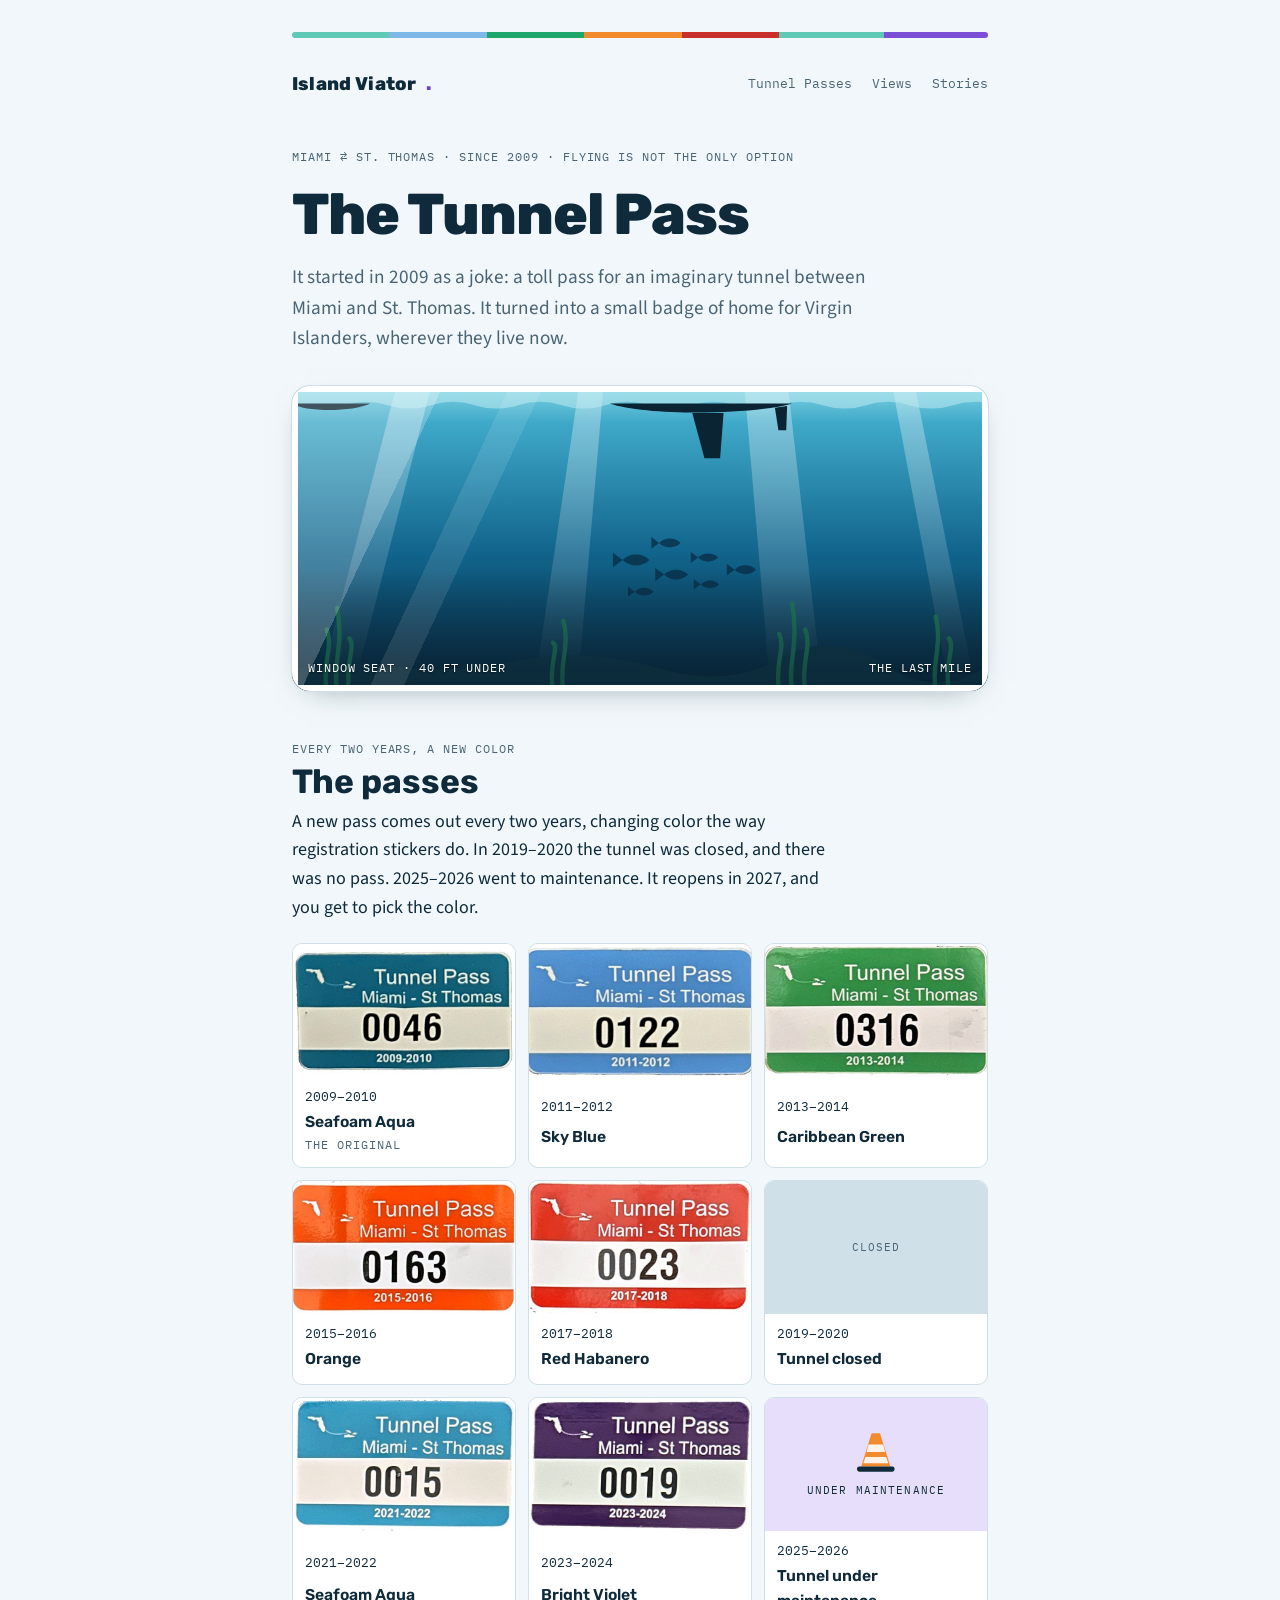
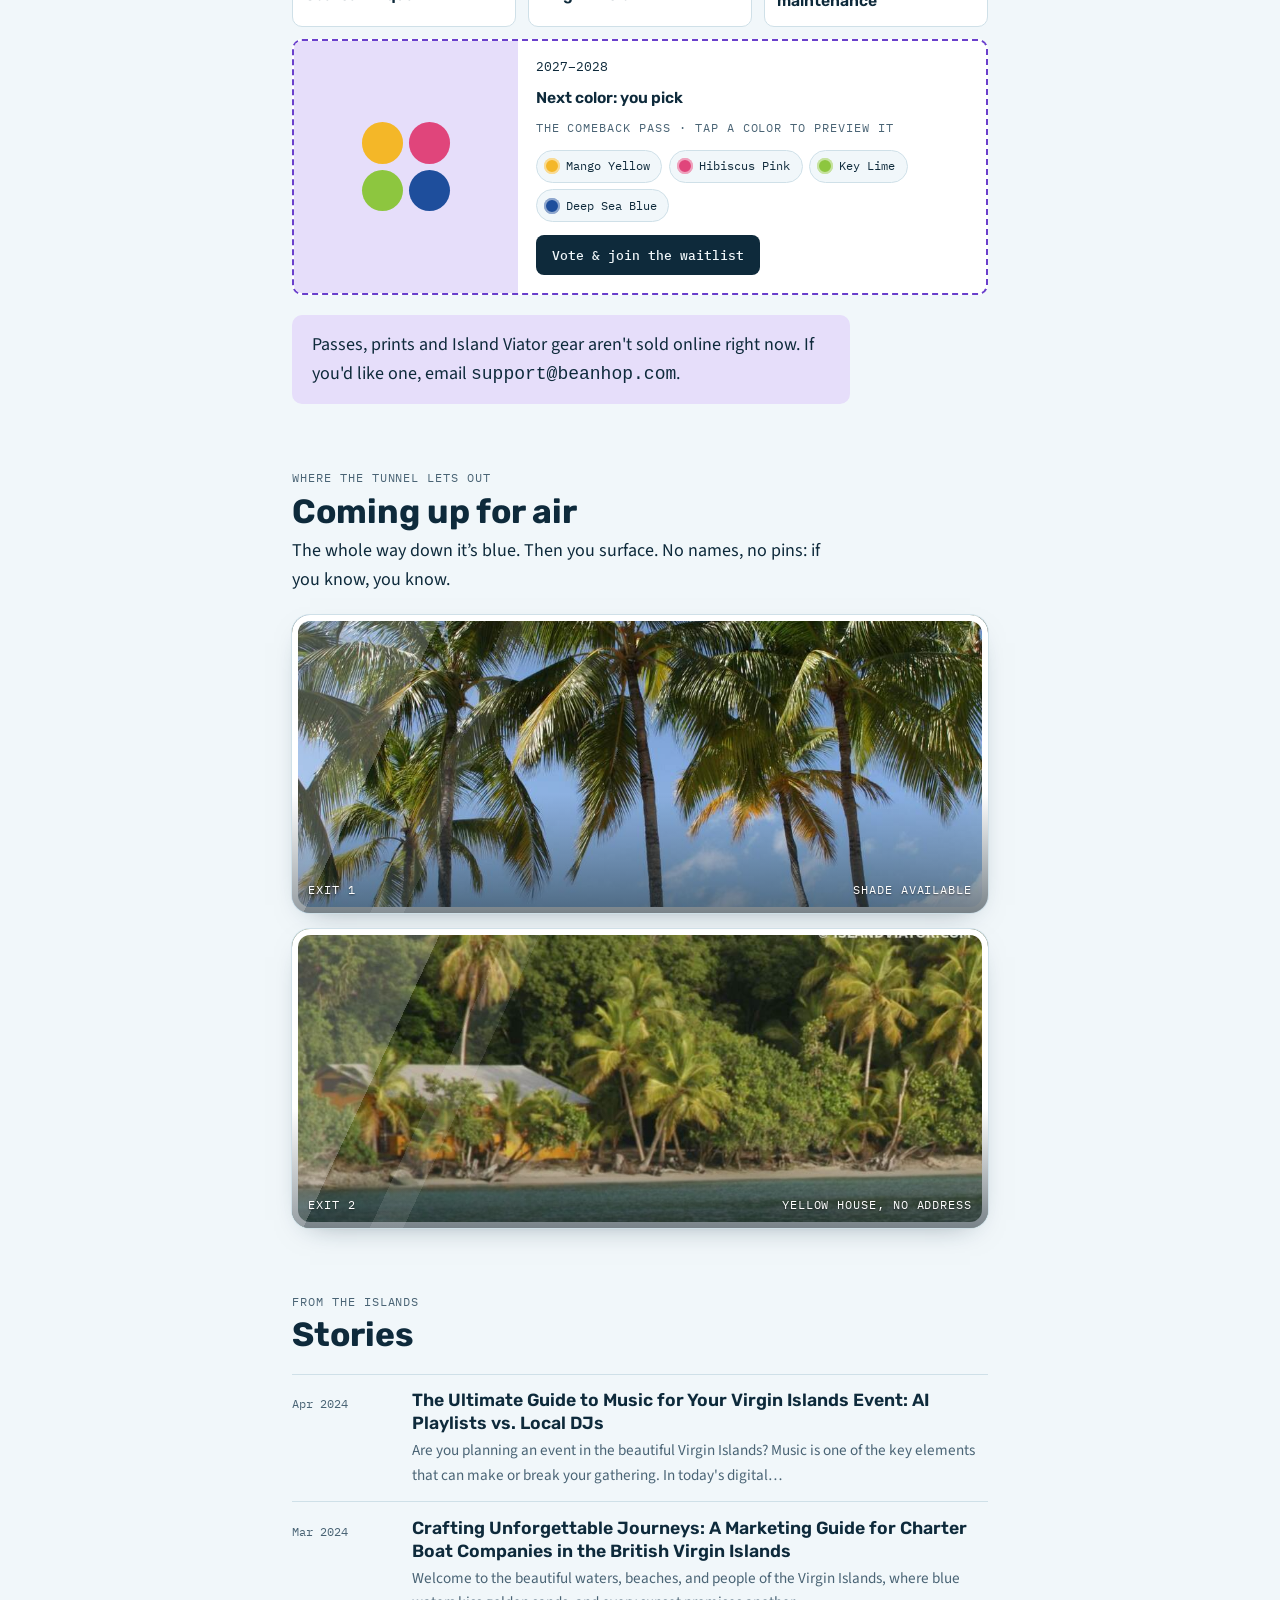
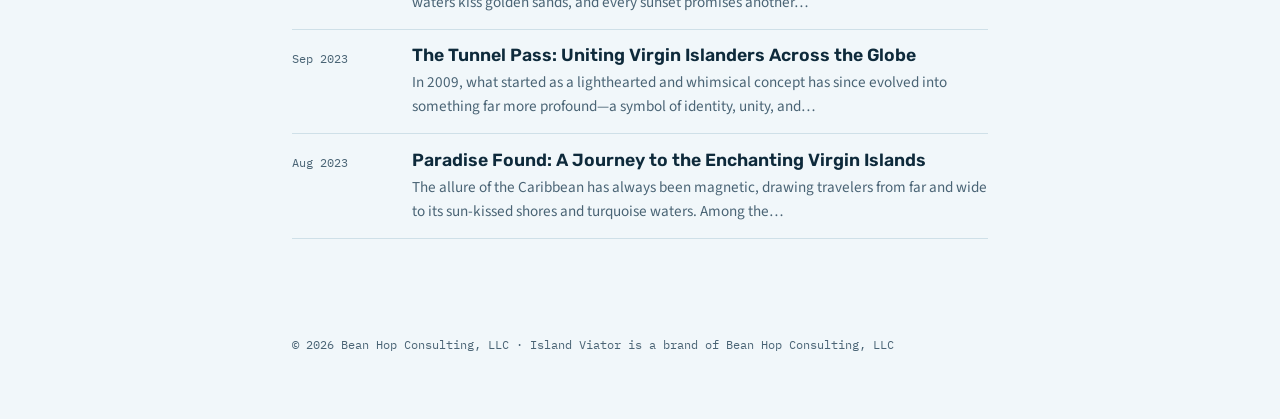
<file: index.html>
<!doctype html>
<html lang="en">
<head>
<meta charset="utf-8">
<meta name="viewport" content="width=device-width, initial-scale=1, viewport-fit=cover">
<link rel="icon" href="/favicon.ico" sizes="any"><link rel="icon" type="image/svg+xml" href="/favicon.svg"><link rel="apple-touch-icon" href="/apple-touch-icon.png"><title>Island Viator</title><meta name="description" content="Travel and explore the Virgin Islands! Flying is not the only option. The Tunnel Pass, Miami to St. Thomas, and stories from St. Thomas, St. John and St. Croix."><link rel="preconnect" href="https://fonts.googleapis.com"><link rel="preconnect" href="https://fonts.gstatic.com" crossorigin><link rel="stylesheet" href="https://fonts.googleapis.com/css2?family=Rubik:wght@500;700;800&family=Source+Sans+3:ital,wght@0,400;0,600;1,400&family=IBM+Plex+Mono:wght@400;500&display=swap"><link rel="stylesheet" href="style.css">
</head>
<body>
<div class="wrap"><div class="stripe" aria-hidden="true"></div><header class="top"><a class="brand" href="index.html" style="text-decoration:none;color:inherit">Island Viator<span>.</span></a><nav aria-label="Sections"><a href="index.html#passes">Tunnel Passes</a><a href="index.html#views">Views</a><a href="index.html#stories">Stories</a></nav></header><div class="iv-hero"><span class="label">Miami ⇄ St. Thomas · Since 2009 · Flying is not the only option</span><h1>The Tunnel Pass</h1><p>It started in 2009 as a joke: a toll pass for an imaginary tunnel between Miami and St. Thomas. It turned into a small badge of home for Virgin Islanders, wherever they live now.</p><figure class="view view-wide sea" role="img" aria-label="Drawing of the view from an underwater tunnel: sunlight through blue water, boat hulls passing on the surface above, a school of fish, rising bubbles and swaying sea grass"><svg viewBox="0 0 800 350" preserveAspectRatio="xMidYMid slice" aria-hidden="true"><defs><linearGradient id="sea-w" x1="0" y1="0" x2="0" y2="1"><stop offset="0" stop-color="#7FD3E3"/><stop offset=".12" stop-color="#3FA9C9"/><stop offset=".55" stop-color="#11648C"/><stop offset="1" stop-color="#06263D"/></linearGradient><linearGradient id="sea-r" x1="0" y1="0" x2="0" y2="1"><stop offset="0" stop-color="#fff" stop-opacity=".35"/><stop offset="1" stop-color="#fff" stop-opacity="0"/></linearGradient></defs><rect width="800" height="350" fill="url(#sea-w)"/><g class="rays" fill="url(#sea-r)"><path d="M120 0h40l-90 350h-40z"/><path d="M330 0h28l-30 350h-50z" style="--d:2s"/><path d="M520 0h50l40 350h-60z" style="--d:4s"/><path d="M690 0h26l70 350h-30z" style="--d:1s"/></g><path class="surface" d="M-40 22q25-8 50 0t50 0 50 0 50 0 50 0 50 0 50 0 50 0 50 0 50 0 50 0 50 0 50 0 50 0 50 0 50 0 50 0 50 0V0H-40z" fill="#BDEBF3" opacity=".55"/><g class="hull"><path d="M250 20c40 14 160 14 210 0z" fill="#0B2433"/><path d="M345 31l14 52h18l4-52z" fill="#0B2433"/><path d="M440 25l4 26h9l1-28z" fill="#0B2433"/></g><g class="speed"><path d="M0 20c14 10 70 10 90 0z" fill="#0B2433"/><g class="wake" fill="#E8FAFF" opacity=".6"><circle cx="-10" cy="24" r="3"/><circle cx="-26" cy="27" r="2"/><circle cx="-44" cy="23" r="2.5"/><circle cx="-62" cy="28" r="1.5"/><circle cx="-80" cy="25" r="2"/></g></g><g class="school" opacity=".75"><g transform="translate(0 0) scale(1)"><path d="M0 0c6-6 16-6 22 0-6 6-16 6-22 0z"/><path d="M0 0l-8-6v12z"/></g><g transform="translate(30 -14) scale(0.8)"><path d="M0 0c6-6 16-6 22 0-6 6-16 6-22 0z"/><path d="M0 0l-8-6v12z"/></g><g transform="translate(34 12) scale(0.9)"><path d="M0 0c6-6 16-6 22 0-6 6-16 6-22 0z"/><path d="M0 0l-8-6v12z"/></g><g transform="translate(62 -2) scale(0.75)"><path d="M0 0c6-6 16-6 22 0-6 6-16 6-22 0z"/><path d="M0 0l-8-6v12z"/></g><g transform="translate(64 20) scale(0.7)"><path d="M0 0c6-6 16-6 22 0-6 6-16 6-22 0z"/><path d="M0 0l-8-6v12z"/></g><g transform="translate(92 8) scale(0.8)"><path d="M0 0c6-6 16-6 22 0-6 6-16 6-22 0z"/><path d="M0 0l-8-6v12z"/></g><g transform="translate(10 26) scale(0.7)"><path d="M0 0c6-6 16-6 22 0-6 6-16 6-22 0z"/><path d="M0 0l-8-6v12z"/></g></g><g class="bubbles" fill="none" stroke="#CFF4FB" stroke-width="1.2" opacity=".8"><circle class="bub" cx="90" cy="340" r="3" style="--d:0s;--t:7s"/><circle class="bub" cx="140" cy="340" r="2" style="--d:2.5s;--t:6s"/><circle class="bub" cx="420" cy="340" r="3.5" style="--d:1s;--t:8s"/><circle class="bub" cx="455" cy="340" r="2" style="--d:4s;--t:6.5s"/><circle class="bub" cx="610" cy="340" r="2.5" style="--d:3s;--t:7.5s"/><circle class="bub" cx="700" cy="340" r="3" style="--d:0.5s;--t:9s"/><circle class="bub" cx="250" cy="340" r="2" style="--d:5s;--t:6s"/></g><path d="M0 350v-24q60-14 120-4t140-6 160 8 140-10 120 6 120 2v28z" fill="#0E3A4E"/><g class="grass" fill="none" stroke="#1F7A5C" stroke-width="5" stroke-linecap="round"><path class="blade" style="--d:0s" d="M40 350c-6-30 8-50 0-70"/><path class="blade" style="--d:0.6s" d="M52 350c-6-30 8-50 0-95"/><path class="blade" style="--d:1.2s" d="M66 350c-6-30 8-50 0-60"/><path class="blade" style="--d:0.3s" d="M300 350c-6-30 8-50 0-55"/><path class="blade" style="--d:0.9s" d="M312 350c-6-30 8-50 0-80"/><path class="blade" style="--d:0.5s" d="M560 350c-6-30 8-50 0-65"/><path class="blade" style="--d:1.1s" d="M575 350c-6-30 8-50 0-100"/><path class="blade" style="--d:0s" d="M590 350c-6-30 8-50 0-70"/><path class="blade" style="--d:0.4s" d="M740 350c-6-30 8-50 0-85"/><path class="blade" style="--d:1s" d="M755 350c-6-30 8-50 0-60"/></g></svg><div class="view-glass" aria-hidden="true"></div><figcaption><span>Window seat · 40 ft under</span><span>The last mile</span></figcaption></figure></div><section id="passes"><div class="sec-head"><span class="label">Every two years, a new color</span><h2>The passes</h2><p>A new pass comes out every two years, changing color the way registration stickers do. In 2019–2020 the tunnel was closed, and there was no pass. 2025–2026 went to maintenance. It reopens in 2027, and you get to pick the color.</p></div><div class="passes"><div class="pass" style="--c:#5FC9B5"><img class="pass-img" src="images/passes/tunnel-pass-2009-2010.jpg" alt="2009–2010 Tunnel Pass, Seafoam Aqua" loading="lazy" width="640" height="380"><div class="pi"><span class="py">2009–2010</span><span class="pc">Seafoam Aqua</span><span class=label>The original</span></div></div><div class="pass" style="--c:#7DB8E8"><img class="pass-img" src="images/passes/tunnel-pass-2011-2012.jpg" alt="2011–2012 Tunnel Pass, Sky Blue" loading="lazy" width="640" height="380"><div class="pi"><span class="py">2011–2012</span><span class="pc">Sky Blue</span></div></div><div class="pass" style="--c:#1FA66B"><img class="pass-img" src="images/passes/tunnel-pass-2013-2014.jpg" alt="2013–2014 Tunnel Pass, Caribbean Green" loading="lazy" width="640" height="380"><div class="pi"><span class="py">2013–2014</span><span class="pc">Caribbean Green</span></div></div><div class="pass" style="--c:#F28A2E"><img class="pass-img" src="images/passes/tunnel-pass-2015-2016.jpg" alt="2015–2016 Tunnel Pass, Orange" loading="lazy" width="640" height="380"><div class="pi"><span class="py">2015–2016</span><span class="pc">Orange</span></div></div><div class="pass" style="--c:#C9302C"><img class="pass-img" src="images/passes/tunnel-pass-2017-2018.jpg" alt="2017–2018 Tunnel Pass, Red Habanero" loading="lazy" width="640" height="380"><div class="pi"><span class="py">2017–2018</span><span class="pc">Red Habanero</span></div></div><div class="pass closed"><div class="sw"><span class="sign">Closed</span></div><div class="pi"><span class="py">2019–2020</span><span class="pc">Tunnel closed</span></div></div><div class="pass" style="--c:#5FC9B5"><img class="pass-img" src="images/passes/tunnel-pass-2021-2022.jpg" alt="2021–2022 Tunnel Pass, Seafoam Aqua" loading="lazy" width="640" height="380"><div class="pi"><span class="py">2021–2022</span><span class="pc">Seafoam Aqua</span></div></div><div class="pass" style="--c:#7B4FD6"><img class="pass-img" src="images/passes/tunnel-pass-2023-2024.jpg" alt="2023–2024 Tunnel Pass, Bright Violet" loading="lazy" width="640" height="380"><div class="pi"><span class="py">2023–2024</span><span class="pc">Bright Violet</span></div></div><div class="pass closed maint"><div class="sw"><svg class="cone" viewBox="0 0 40 44" aria-hidden="true"><path d="M16 4h8l10 32H6z" fill="#F28A2E"/><path d="M13 15h14l2 7H11zM10 27h20l2 6H8z" fill="#fff" opacity=".9"/><rect x="2" y="36" width="36" height="5" rx="2" fill="#0E2A3B"/></svg><span class="sign">Under maintenance</span></div><div class="pi"><span class="py">2025–2026</span><span class="pc">Tunnel under maintenance</span></div></div><div class="pass next" id="next-pass"><div class="sw next-sw" aria-hidden="true"><span class="blobs"><i style="--c:#F4B728"></i><i style="--c:#E0457B"></i><i style="--c:#8DC63F"></i><i style="--c:#1E4E9C"></i></span></div><div class="pi"><span class="py">2027–2028</span><span class="pc">Next color: you pick</span><span class="label">The comeback pass · tap a color to preview it</span><fieldset class="picks"><legend class="sr">Preview a 2027–2028 color</legend><label class="pick" style="--c:#F4B728"><input type="radio" name="next-color" value="Mango Yellow"><span class="dot" aria-hidden="true"></span><span>Mango Yellow</span></label><label class="pick" style="--c:#E0457B"><input type="radio" name="next-color" value="Hibiscus Pink"><span class="dot" aria-hidden="true"></span><span>Hibiscus Pink</span></label><label class="pick" style="--c:#8DC63F"><input type="radio" name="next-color" value="Key Lime"><span class="dot" aria-hidden="true"></span><span>Key Lime</span></label><label class="pick" style="--c:#1E4E9C"><input type="radio" name="next-color" value="Deep Sea Blue"><span class="dot" aria-hidden="true"></span><span>Deep Sea Blue</span></label></fieldset><a class="vote" id="vote-link" href="https://form.jotform.com/262777072169063" target="_blank" rel="noopener">Vote &amp; join the waitlist</a></div></div></div><p class="note">Passes, prints and Island Viator gear aren't sold online right now. If you'd like one, email <code>support@beanhop.com</code>.</p></section><section id="views"><div class="sec-head"><span class="label">Where the tunnel lets out</span><h2>Coming up for air</h2><p>The whole way down it’s blue. Then you surface. No names, no pins: if you know, you know.</p></div><div class="views"><figure class="view view-strip" data-src="images/views/palms-and-moorings.jpg" role="img" aria-label="Tall coconut palms over a white-sand beach, a thatched umbrella and sailboats in turquoise water"><div class="view-glass" aria-hidden="true"></div><figcaption><span>Exit 1</span><span>Shade available</span></figcaption></figure><figure class="view view-strip" data-src="images/views/yellow-house-shore.jpg" role="img" aria-label="A yellow cottage tucked into palms on a quiet shoreline"><div class="view-glass" aria-hidden="true"></div><figcaption><span>Exit 2</span><span>Yellow house, no address</span></figcaption></figure></div></section><section id="stories"><div class="sec-head"><span class="label">From the islands</span><h2>Stories</h2></div><div class="posts"><a class="post-row" href="stories/the-ultimate-guide-to-music-for-your-virgin-islands-event-ai-playlists-vs-local-djs/index.html"><span class="pd">Apr 2024</span><span><span class="pt">The Ultimate Guide to Music for Your Virgin Islands Event: AI Playlists vs. Local DJs</span><span class="px">Are you planning an event in the beautiful Virgin Islands? Music is one of the key elements that can make or break your gathering. In today&#x27;s digital…</span></span></a><a class="post-row" href="stories/crafting-unforgettable-journeys-a-marketing-guide-for-charter-boat-companies-in-the-british-virgin-islands/index.html"><span class="pd">Mar 2024</span><span><span class="pt">Crafting Unforgettable Journeys: A Marketing Guide for Charter Boat Companies in the British Virgin Islands</span><span class="px">Welcome to the beautiful waters, beaches, and people of the Virgin Islands, where blue waters kiss golden sands, and every sunset promises another…</span></span></a><a class="post-row" href="stories/the-tunnel-pass-uniting-virgin-islanders-across-the-globe/index.html"><span class="pd">Sep 2023</span><span><span class="pt">The Tunnel Pass: Uniting Virgin Islanders Across the Globe</span><span class="px">In 2009, what started as a lighthearted and whimsical concept has since evolved into something far more profound—a symbol of identity, unity, and…</span></span></a><a class="post-row" href="stories/paradise-found-a-journey-to-the-enchanting-virgin-islands/index.html"><span class="pd">Aug 2023</span><span><span class="pt">Paradise Found: A Journey to the Enchanting Virgin Islands</span><span class="px">The allure of the Caribbean has always been magnetic, drawing travelers from far and wide to its sun-kissed shores and turquoise waters. Among the…</span></span></a></div></section><footer>© 2026 Bean Hop Consulting, LLC · Island Viator is a brand of Bean Hop Consulting, LLC</footer></div><script>document.querySelectorAll('img').forEach(function(i){var h=function(){i.remove()};if(i.complete&&i.naturalWidth===0)h();else i.addEventListener('error',h)});</script>
<script>(function(){var v=[].slice.call(document.querySelectorAll('.view'));if(!v.length)return;var still=matchMedia('(prefers-reduced-motion: reduce)').matches;
function load(e){if(e.dataset.src){e.style.backgroundImage='url("'+e.dataset.src+'")';e.removeAttribute('data-src');}}
if('IntersectionObserver'in window){var io=new IntersectionObserver(function(es){es.forEach(function(x){if(x.isIntersecting){load(x.target);io.unobserve(x.target);}})},{rootMargin:'300px'});v.forEach(function(e){io.observe(e)})}else v.forEach(load);
v.forEach(function(e){e.addEventListener('contextmenu',function(ev){ev.preventDefault()});e.addEventListener('dragstart',function(ev){ev.preventDefault()})});
if(still)return;var tick=false;function pan(){tick=false;var h=innerHeight;v.forEach(function(e){var r=e.getBoundingClientRect();if(r.bottom<0||r.top>h)return;var t=(h-r.top)/(h+r.height);t=Math.max(0,Math.min(1,t));e.style.setProperty('--pan',(t*100).toFixed(1)+'%');})}
addEventListener('scroll',function(){if(!tick){tick=true;requestAnimationFrame(pan)}},{passive:true});addEventListener('resize',pan);pan();})();</script>
<script>(function(){var a=document.getElementById('vote-link'),sw=document.querySelector('.next-sw');if(!a)return;document.querySelectorAll('input[name="next-color"]').forEach(function(r){r.addEventListener('change',function(){var c=r.parentNode.style.getPropertyValue('--c');sw.style.background=c;sw.classList.add('chosen');});});})();</script>
</body>
</html>
</file>
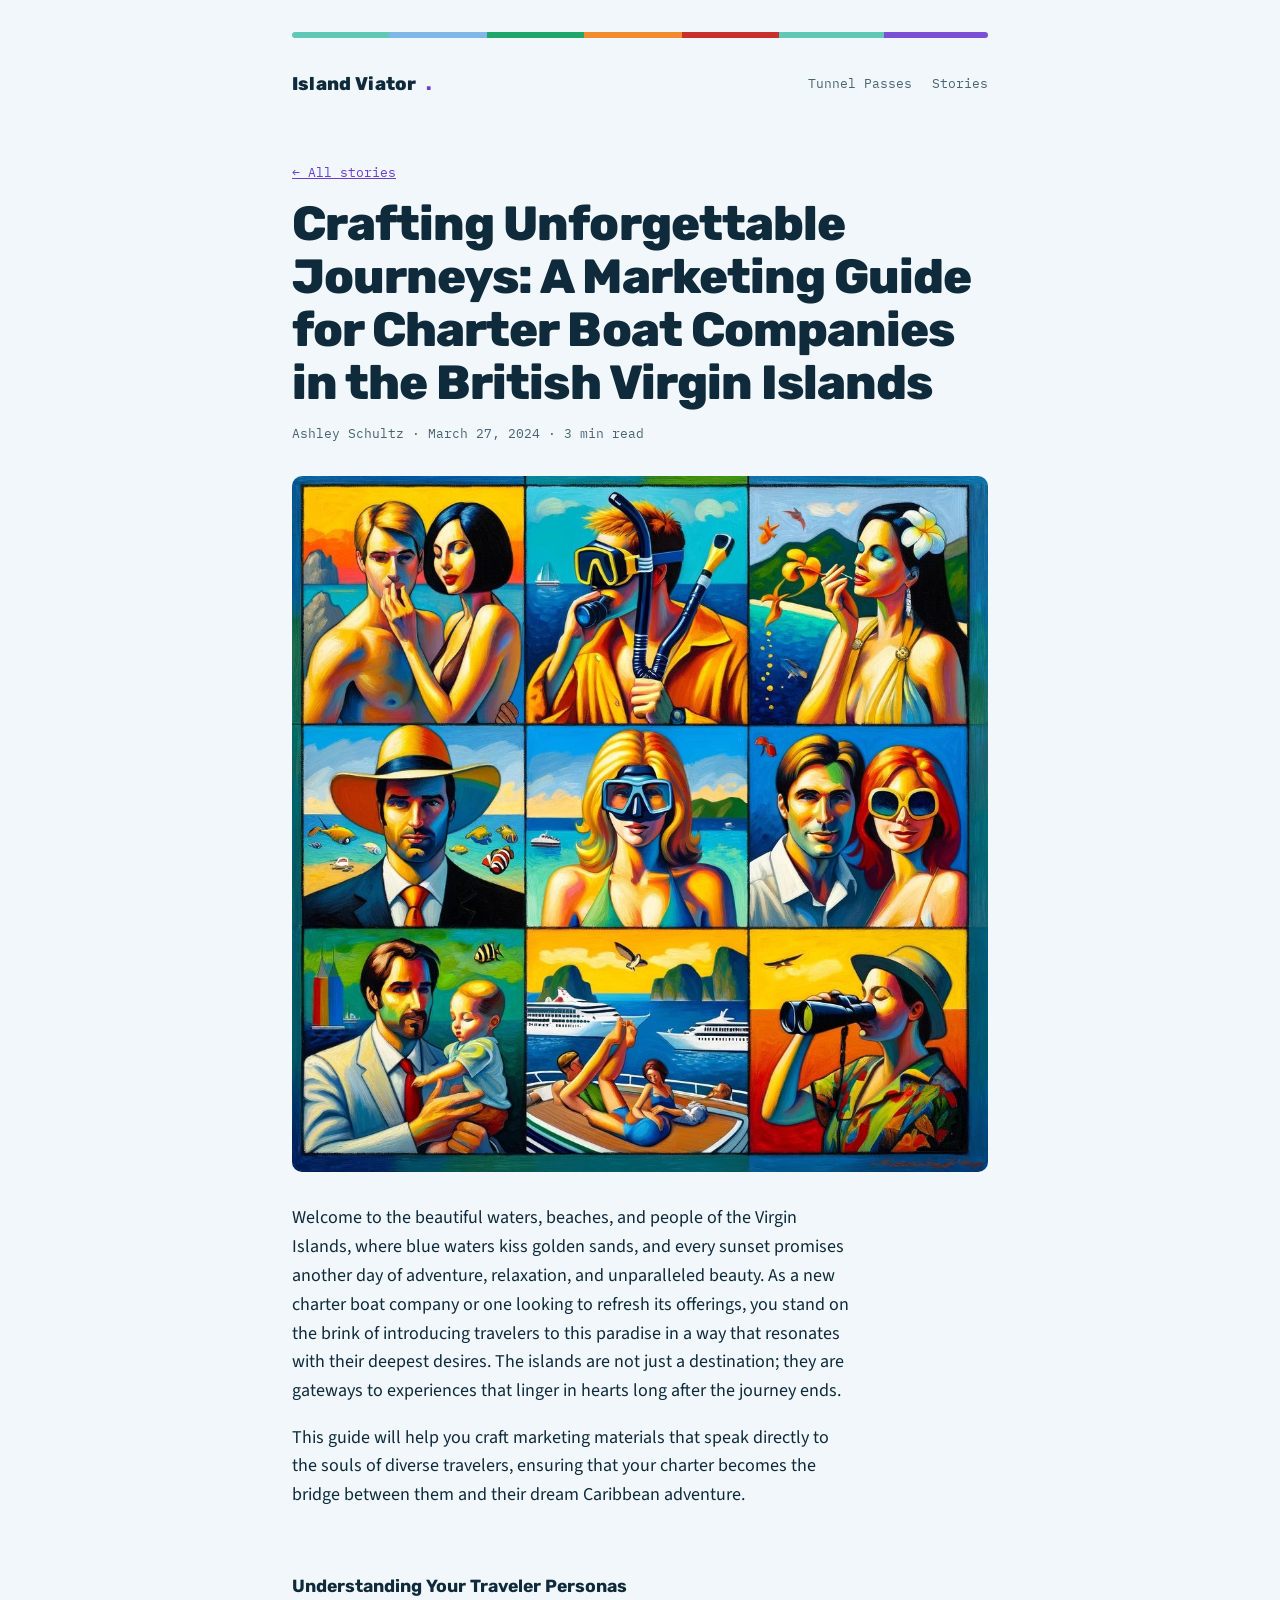
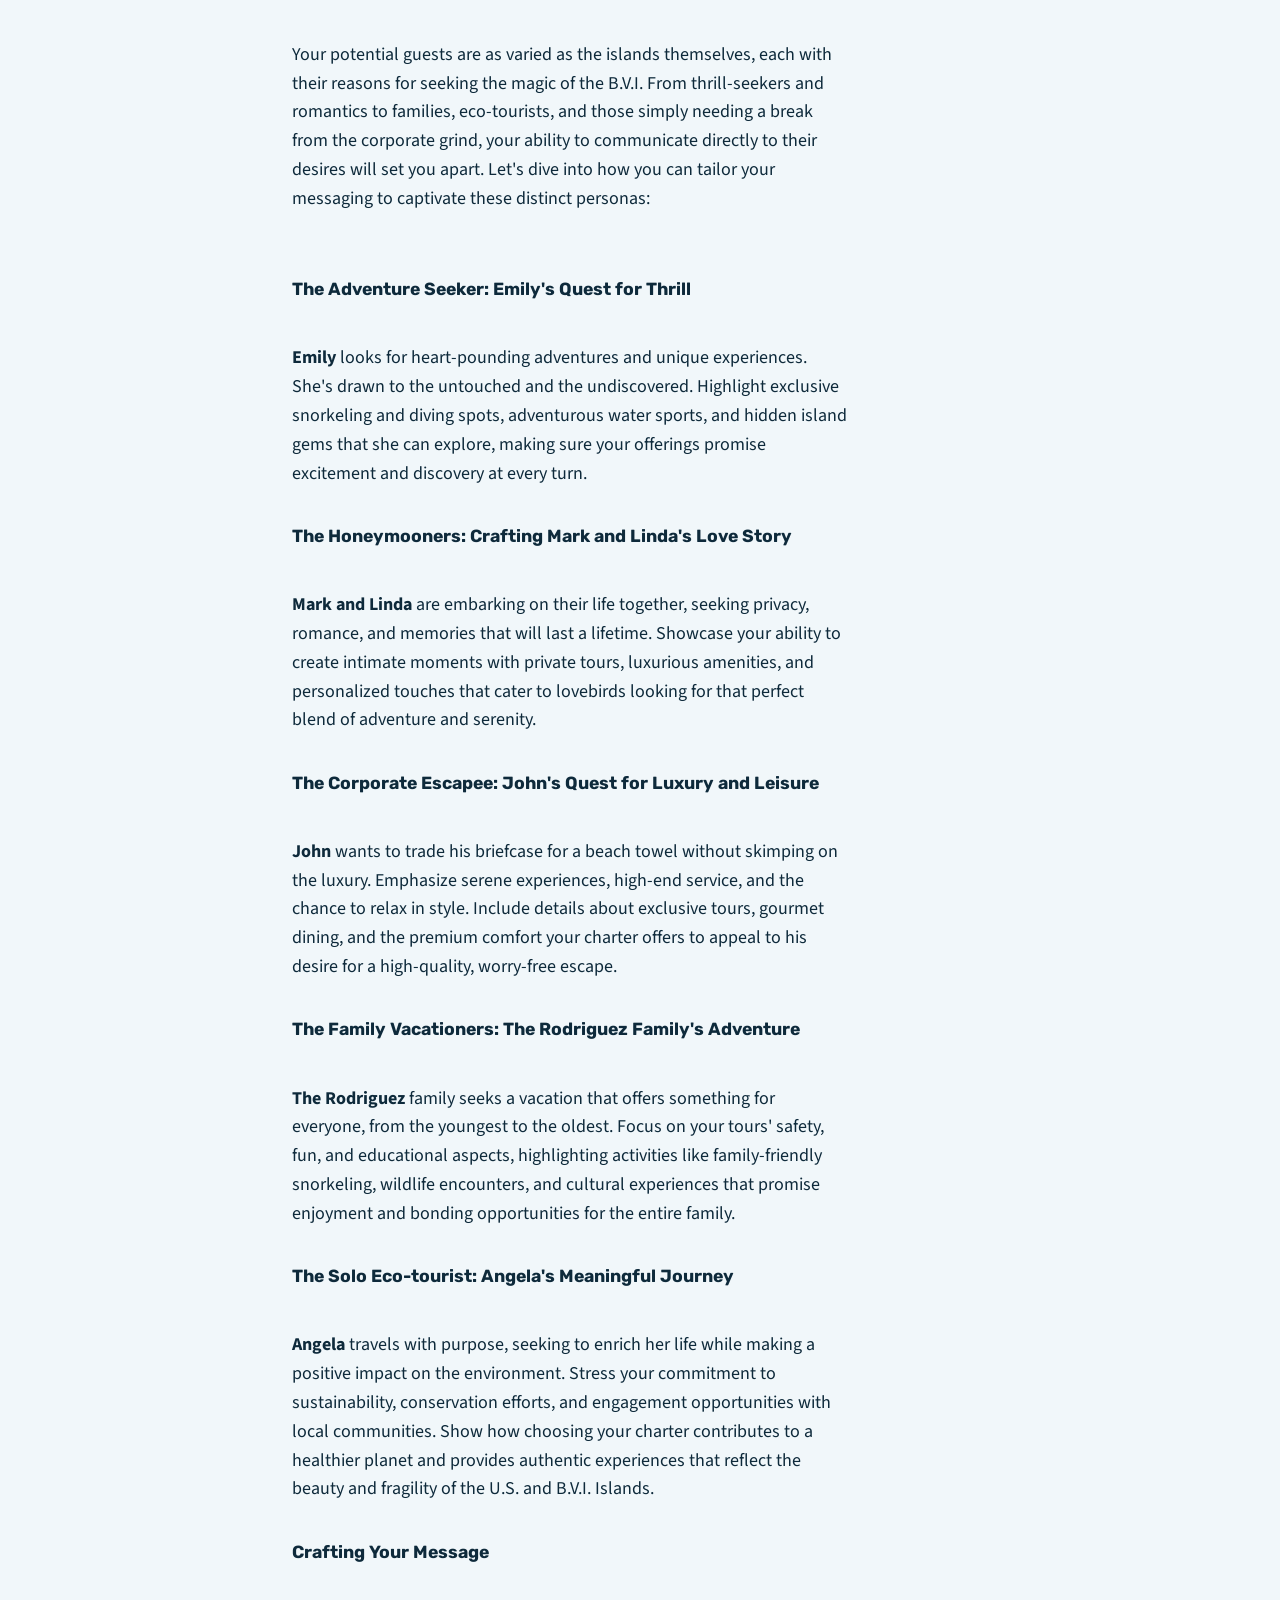
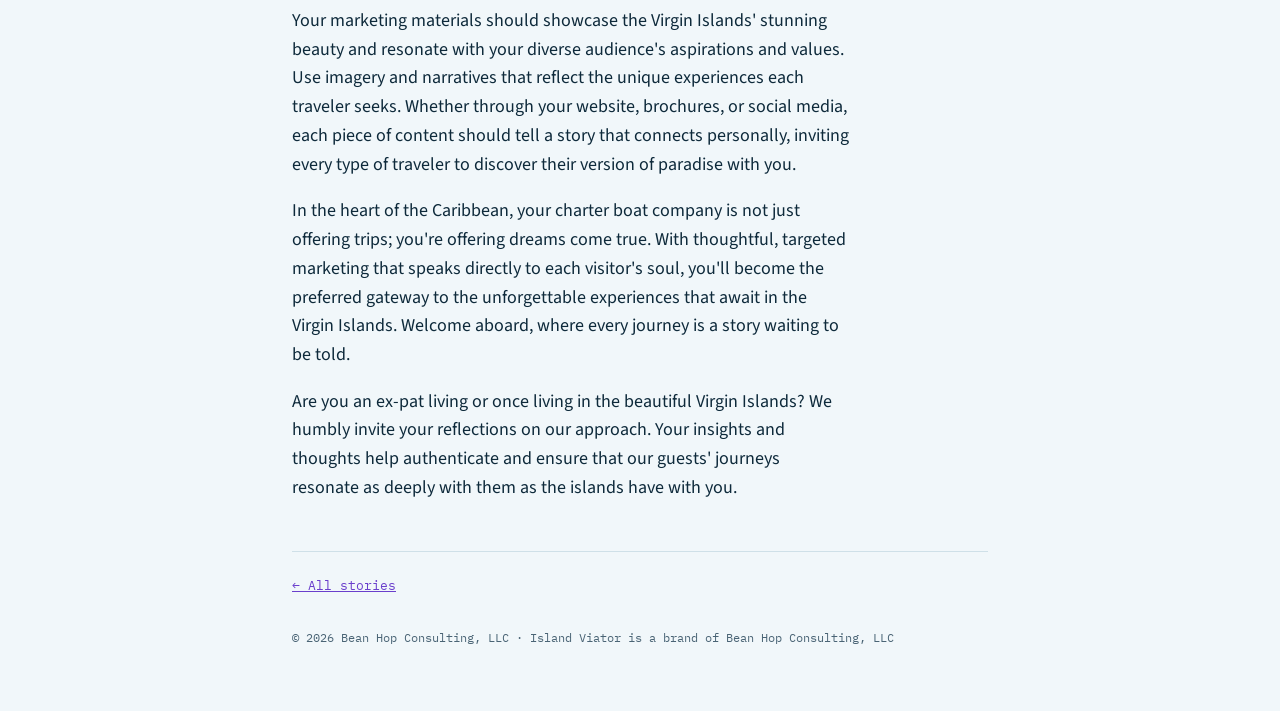
<file: stories/crafting-unforgettable-journeys-a-marketing-guide-for-charter-boat-companies-in-the-british-virgin-islands/index.html>
<!doctype html>
<html lang="en">
<head>
<meta charset="utf-8">
<meta name="viewport" content="width=device-width, initial-scale=1, viewport-fit=cover">
<link rel="icon" href="/favicon.ico" sizes="any"><link rel="icon" type="image/svg+xml" href="/favicon.svg"><link rel="apple-touch-icon" href="/apple-touch-icon.png"><title>Crafting Unforgettable Journeys: A Marketing Guide for Charter Boat Companies in the British Virgin Islands | Island Viator</title><meta name="description" content="Welcome to the beautiful waters, beaches, and people of the Virgin Islands, where blue waters kiss golden sands, and every sunset promises another day of…"><link rel="preconnect" href="https://fonts.googleapis.com"><link rel="preconnect" href="https://fonts.gstatic.com" crossorigin><link rel="stylesheet" href="https://fonts.googleapis.com/css2?family=Rubik:wght@500;700;800&family=Source+Sans+3:ital,wght@0,400;0,600;1,400&family=IBM+Plex+Mono:wght@400;500&display=swap"><link rel="stylesheet" href="../../style.css">
</head>
<body>
<div class="wrap"><div class="stripe" aria-hidden="true"></div><header class="top"><a class="brand" href="../../index.html" style="text-decoration:none;color:inherit">Island Viator<span>.</span></a><nav aria-label="Sections"><a href="../../index.html#passes">Tunnel Passes</a><a href="../../index.html#stories">Stories</a></nav></header><article><div class="article-head"><span class="crumb"><a href="../../index.html#stories">← All stories</a></span><h1>Crafting Unforgettable Journeys: A Marketing Guide for Charter Boat Companies in the British Virgin Islands</h1><span class="byline">Ashley Schultz · March 27, 2024 · 3 min read</span></div><img class="feature" src="/images/blog/Vividly_captures_six_distinct_island_personas_on_a_luxury_cruise_utilizing_wild_.jpg" alt=""><div class="prose"><p>Welcome to the beautiful waters, beaches, and people of the Virgin Islands, where blue waters kiss golden sands, and every sunset promises another day of adventure, relaxation, and unparalleled beauty. As a new charter boat company or one looking to refresh its offerings, you stand on the brink of introducing travelers to this paradise in a way that resonates with their deepest desires. The islands are not just a destination; they are gateways to experiences that linger in hearts long after the journey ends.</p>
<p>This guide will help you craft marketing materials that speak directly to the souls of diverse travelers, ensuring that your charter becomes the bridge between them and their dream Caribbean adventure.</p>
<h4>
<br/>Understanding Your Traveler Personas</h4>
<p>Your potential guests are as varied as the islands themselves, each with their reasons for seeking the magic of the B.V.I. From thrill-seekers and romantics to families, eco-tourists, and those simply needing a break from the corporate grind, your ability to communicate directly to their desires will set you apart. Let's dive into how you can tailor your messaging to captivate these distinct personas:</p>
<h4>
<br/>The Adventure Seeker: Emily's Quest for Thrill</h4>
<p><strong>Emily</strong> looks for heart-pounding adventures and unique experiences. She's drawn to the untouched and the undiscovered. Highlight exclusive snorkeling and diving spots, adventurous water sports, and hidden island gems that she can explore, making sure your offerings promise excitement and discovery at every turn.</p>
<h4>The Honeymooners: Crafting Mark and Linda's Love Story</h4>
<p><strong>Mark and Linda</strong> are embarking on their life together, seeking privacy, romance, and memories that will last a lifetime. Showcase your ability to create intimate moments with private tours, luxurious amenities, and personalized touches that cater to lovebirds looking for that perfect blend of adventure and serenity.</p>
<h4>The Corporate Escapee: John's Quest for Luxury and Leisure</h4>
<p><strong>John</strong> wants to trade his briefcase for a beach towel without skimping on the luxury. Emphasize serene experiences, high-end service, and the chance to relax in style. Include details about exclusive tours, gourmet dining, and the premium comfort your charter offers to appeal to his desire for a high-quality, worry-free escape.</p>
<h4>The Family Vacationers: The Rodriguez Family's Adventure</h4>
<p><strong>The Rodriguez</strong> family seeks a vacation that offers something for everyone, from the youngest to the oldest. Focus on your tours' safety, fun, and educational aspects, highlighting activities like family-friendly snorkeling, wildlife encounters, and cultural experiences that promise enjoyment and bonding opportunities for the entire family.</p>
<h4>The Solo Eco-tourist: Angela's Meaningful Journey</h4>
<p><strong>Angela</strong> travels with purpose, seeking to enrich her life while making a positive impact on the environment. Stress your commitment to sustainability, conservation efforts, and engagement opportunities with local communities. Show how choosing your charter contributes to a healthier planet and provides authentic experiences that reflect the beauty and fragility of the U.S. and B.V.I. Islands.</p>
<h4>Crafting Your Message</h4>
<p>Your marketing materials should showcase the Virgin Islands' stunning beauty and resonate with your diverse audience's aspirations and values. Use imagery and narratives that reflect the unique experiences each traveler seeks. Whether through your website, brochures, or social media, each piece of content should tell a story that connects personally, inviting every type of traveler to discover their version of paradise with you.</p>
<p>In the heart of the Caribbean, your charter boat company is not just offering trips; you're offering dreams come true. With thoughtful, targeted marketing that speaks directly to each visitor's soul, you'll become the preferred gateway to the unforgettable experiences that await in the Virgin Islands. Welcome aboard, where every journey is a story waiting to be told.</p>
<p>Are you an ex-pat living or once living in the beautiful Virgin Islands? We humbly invite your reflections on our approach. Your insights and thoughts help authenticate and ensure that our guests' journeys resonate as deeply with them as the islands have with you. </p></div><div class="article-foot"><span class="crumb"><a href="../../index.html#stories">← All stories</a></span></div></article><footer>© 2026 Bean Hop Consulting, LLC · Island Viator is a brand of Bean Hop Consulting, LLC</footer></div><script>document.querySelectorAll('img').forEach(function(i){var h=function(){i.remove()};if(i.complete&&i.naturalWidth===0)h();else i.addEventListener('error',h)});</script>
</body>
</html>
</file>
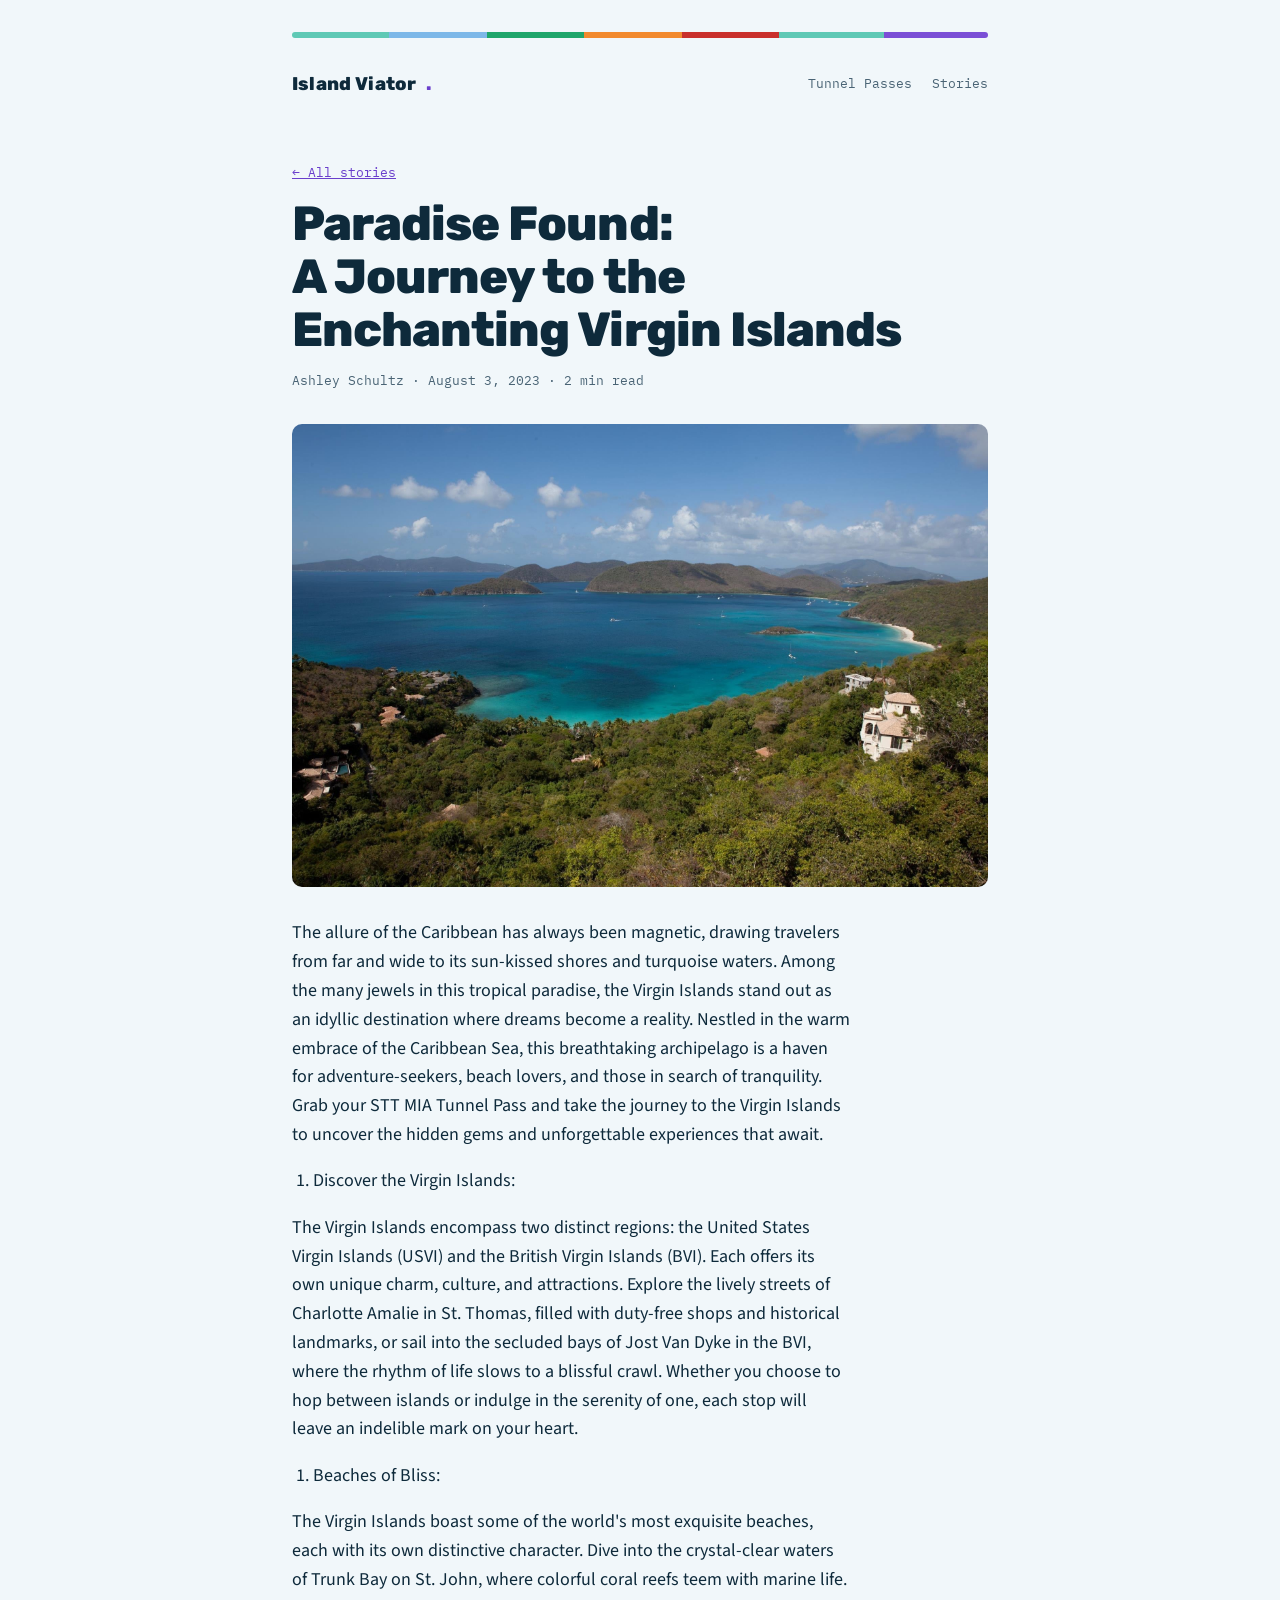
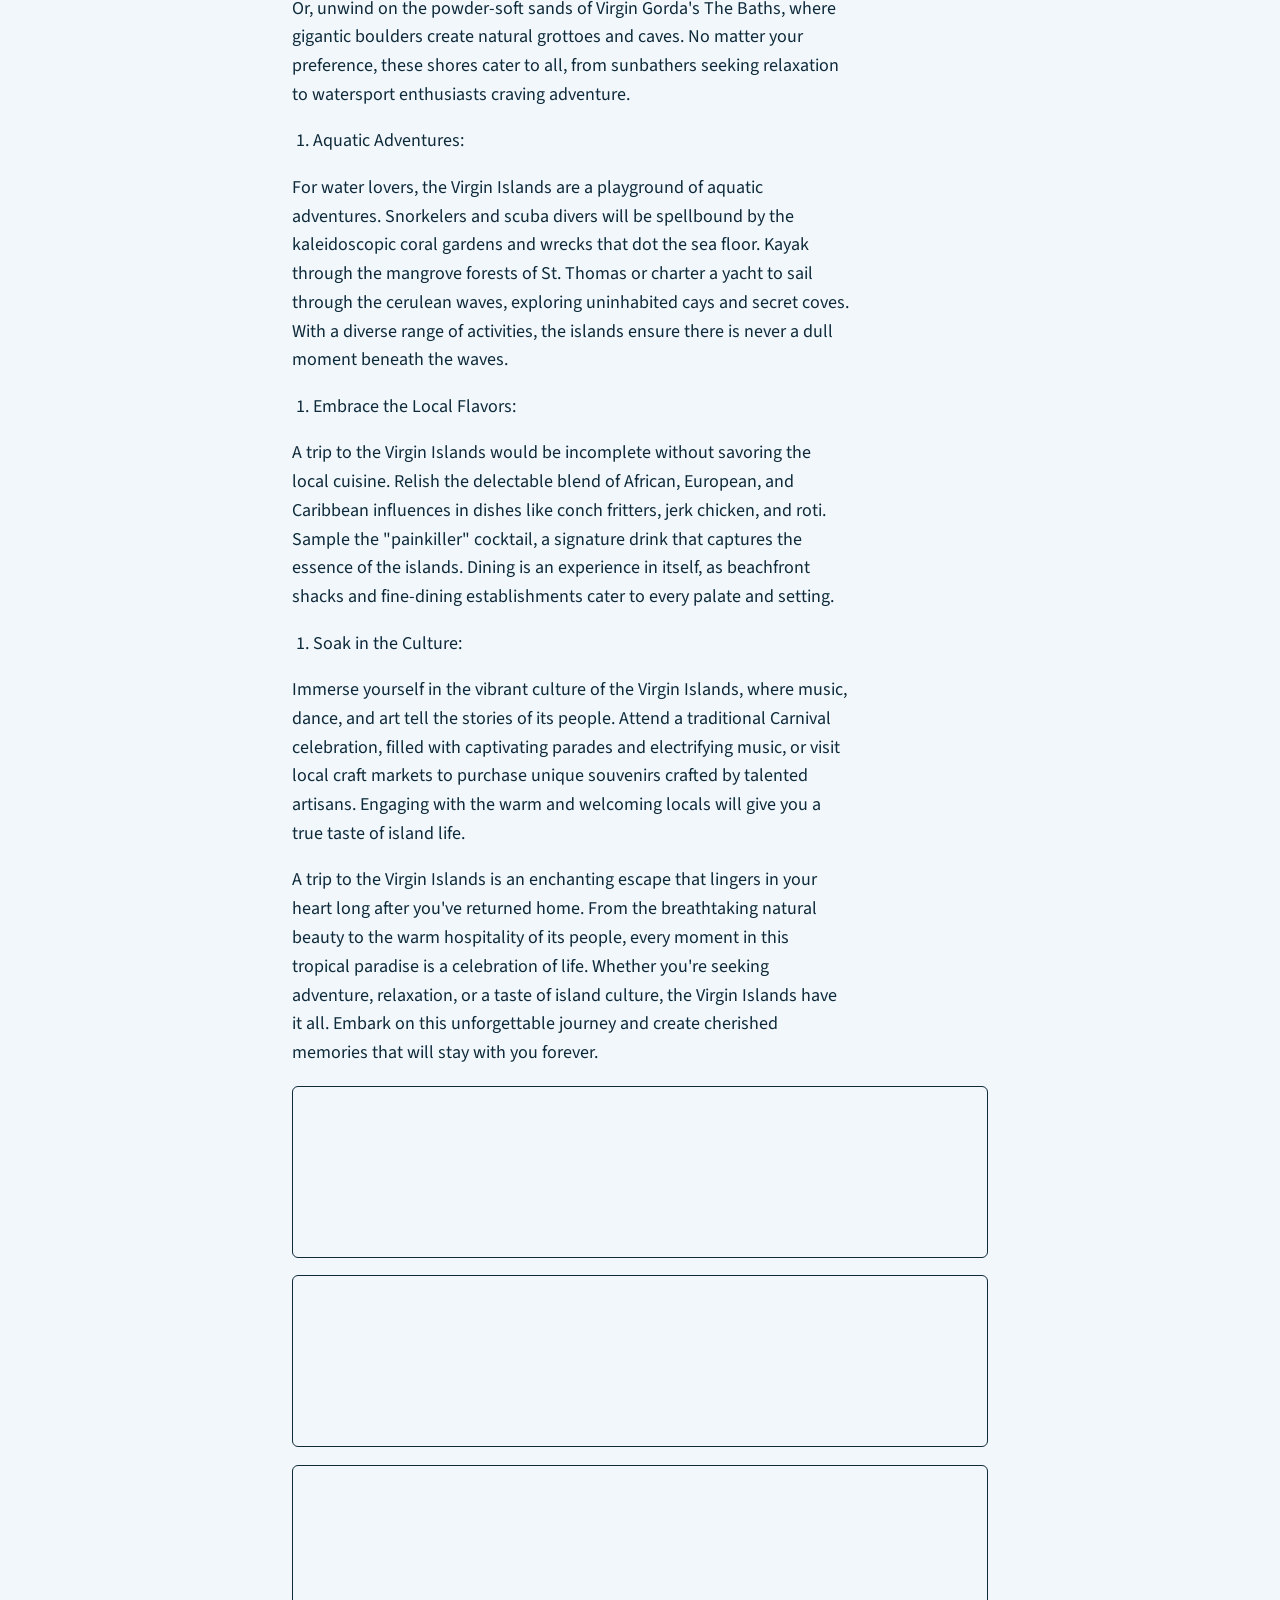
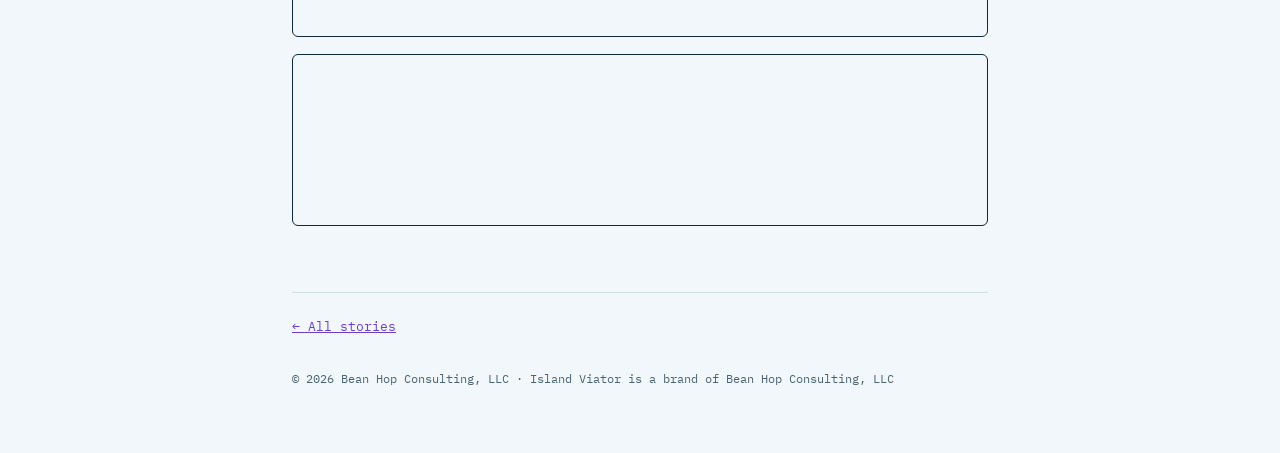
<file: stories/paradise-found-a-journey-to-the-enchanting-virgin-islands/index.html>
<!doctype html>
<html lang="en">
<head>
<meta charset="utf-8">
<meta name="viewport" content="width=device-width, initial-scale=1, viewport-fit=cover">
<link rel="icon" href="/favicon.ico" sizes="any"><link rel="icon" type="image/svg+xml" href="/favicon.svg"><link rel="apple-touch-icon" href="/apple-touch-icon.png"><title>Paradise Found: A Journey to the Enchanting Virgin Islands | Island Viator</title><meta name="description" content="The allure of the Caribbean has always been magnetic, drawing travelers from far and wide to its sun-kissed shores and turquoise waters. Among the many…"><link rel="preconnect" href="https://fonts.googleapis.com"><link rel="preconnect" href="https://fonts.gstatic.com" crossorigin><link rel="stylesheet" href="https://fonts.googleapis.com/css2?family=Rubik:wght@500;700;800&family=Source+Sans+3:ital,wght@0,400;0,600;1,400&family=IBM+Plex+Mono:wght@400;500&display=swap"><link rel="stylesheet" href="../../style.css">
</head>
<body>
<div class="wrap"><div class="stripe" aria-hidden="true"></div><header class="top"><a class="brand" href="../../index.html" style="text-decoration:none;color:inherit">Island Viator<span>.</span></a><nav aria-label="Sections"><a href="../../index.html#passes">Tunnel Passes</a><a href="../../index.html#stories">Stories</a></nav></header><article><div class="article-head"><span class="crumb"><a href="../../index.html#stories">← All stories</a></span><h1>Paradise Found: A Journey to the Enchanting Virgin Islands</h1><span class="byline">Ashley Schultz · August 3, 2023 · 2 min read</span></div><img class="feature" src="/images/blog/IMG_0365.jpg" alt=""><div class="prose"><p>The allure of the Caribbean has always been magnetic, drawing travelers from far and wide to its sun-kissed shores and turquoise waters. Among the many jewels in this tropical paradise, the Virgin Islands stand out as an idyllic destination where dreams become a reality. Nestled in the warm embrace of the Caribbean Sea, this breathtaking archipelago is a haven for adventure-seekers, beach lovers, and those in search of tranquility. Grab your STT MIA Tunnel Pass and take the journey to the Virgin Islands to uncover the hidden gems and unforgettable experiences that await.</p>
<ol>
<li>Discover the Virgin Islands:</li>
</ol>
<p>The Virgin Islands encompass two distinct regions: the United States Virgin Islands (USVI) and the British Virgin Islands (BVI). Each offers its own unique charm, culture, and attractions. Explore the lively streets of Charlotte Amalie in St. Thomas, filled with duty-free shops and historical landmarks, or sail into the secluded bays of Jost Van Dyke in the BVI, where the rhythm of life slows to a blissful crawl. Whether you choose to hop between islands or indulge in the serenity of one, each stop will leave an indelible mark on your heart.</p>
<ol>
<li>Beaches of Bliss:</li>
</ol>
<p>The Virgin Islands boast some of the world's most exquisite beaches, each with its own distinctive character. Dive into the crystal-clear waters of Trunk Bay on St. John, where colorful coral reefs teem with marine life. Or, unwind on the powder-soft sands of Virgin Gorda's The Baths, where gigantic boulders create natural grottoes and caves. No matter your preference, these shores cater to all, from sunbathers seeking relaxation to watersport enthusiasts craving adventure.</p>
<ol>
<li>Aquatic Adventures:</li>
</ol>
<p>For water lovers, the Virgin Islands are a playground of aquatic adventures. Snorkelers and scuba divers will be spellbound by the kaleidoscopic coral gardens and wrecks that dot the sea floor. Kayak through the mangrove forests of St. Thomas or charter a yacht to sail through the cerulean waves, exploring uninhabited cays and secret coves. With a diverse range of activities, the islands ensure there is never a dull moment beneath the waves.</p>
<ol>
<li>Embrace the Local Flavors:</li>
</ol>
<p>A trip to the Virgin Islands would be incomplete without savoring the local cuisine. Relish the delectable blend of African, European, and Caribbean influences in dishes like conch fritters, jerk chicken, and roti. Sample the "painkiller" cocktail, a signature drink that captures the essence of the islands. Dining is an experience in itself, as beachfront shacks and fine-dining establishments cater to every palate and setting.</p>
<ol>
<li>Soak in the Culture:</li>
</ol>
<p>Immerse yourself in the vibrant culture of the Virgin Islands, where music, dance, and art tell the stories of its people. Attend a traditional Carnival celebration, filled with captivating parades and electrifying music, or visit local craft markets to purchase unique souvenirs crafted by talented artisans. Engaging with the warm and welcoming locals will give you a true taste of island life.</p>
<p>A trip to the Virgin Islands is an enchanting escape that lingers in your heart long after you've returned home. From the breathtaking natural beauty to the warm hospitality of its people, every moment in this tropical paradise is a celebration of life. Whether you're seeking adventure, relaxation, or a taste of island culture, the Virgin Islands have it all. Embark on this unforgettable journey and create cherished memories that will stay with you forever.</p>





<button><svg><path></path><rect></rect></svg></button>

<button><svg><path></path></svg></button><button><svg><path></path></svg></button>







<button><svg><line></line><polyline></polyline></svg></button>




<form>





</form></div><div class="article-foot"><span class="crumb"><a href="../../index.html#stories">← All stories</a></span></div></article><footer>© 2026 Bean Hop Consulting, LLC · Island Viator is a brand of Bean Hop Consulting, LLC</footer></div><script>document.querySelectorAll('img').forEach(function(i){var h=function(){i.remove()};if(i.complete&&i.naturalWidth===0)h();else i.addEventListener('error',h)});</script>
</body>
</html>
</file>
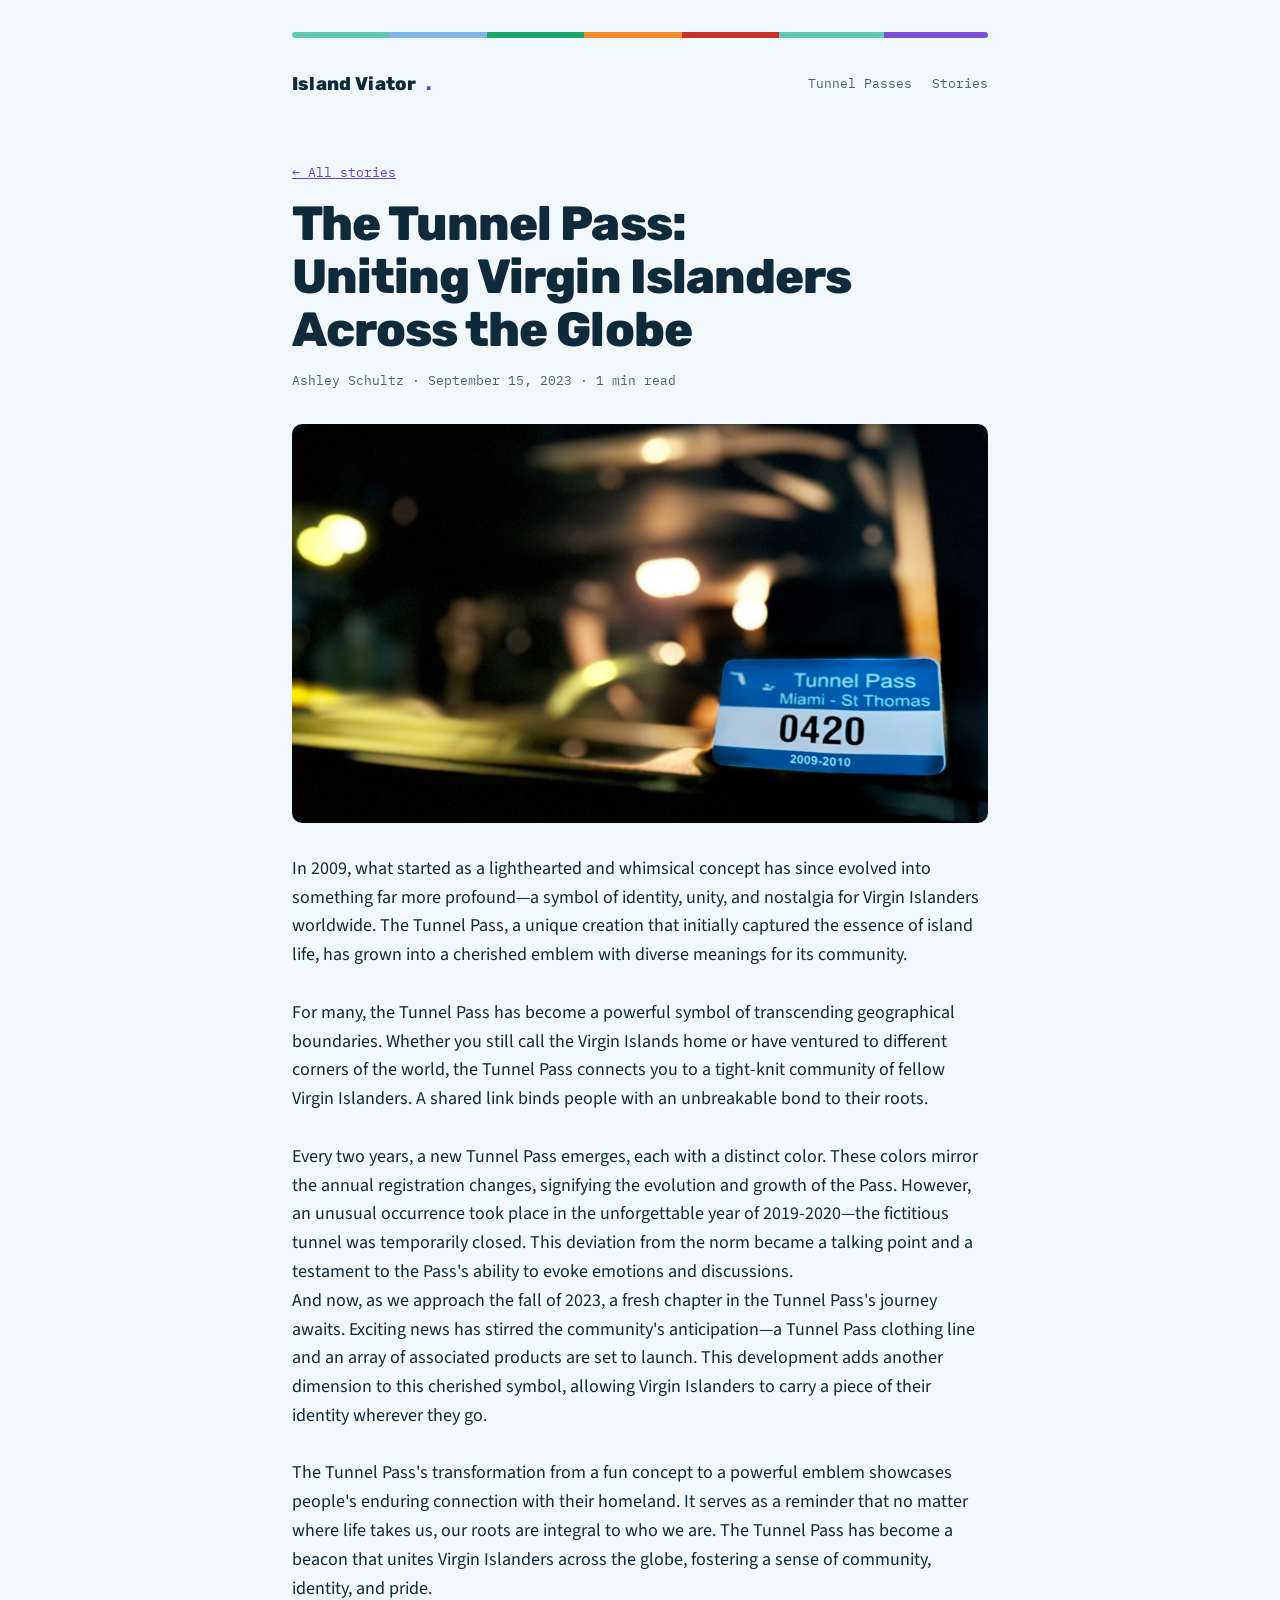
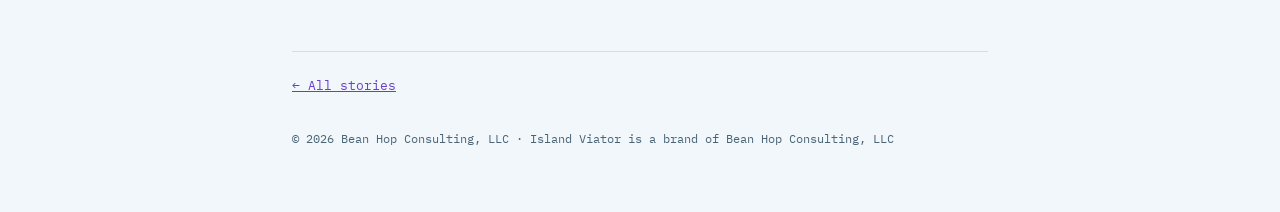
<file: stories/the-tunnel-pass-uniting-virgin-islanders-across-the-globe/index.html>
<!doctype html>
<html lang="en">
<head>
<meta charset="utf-8">
<meta name="viewport" content="width=device-width, initial-scale=1, viewport-fit=cover">
<link rel="icon" href="/favicon.ico" sizes="any"><link rel="icon" type="image/svg+xml" href="/favicon.svg"><link rel="apple-touch-icon" href="/apple-touch-icon.png"><title>The Tunnel Pass: Uniting Virgin Islanders Across the Globe | Island Viator</title><meta name="description" content="In 2009, what started as a lighthearted and whimsical concept has since evolved into something far more profound—a symbol of identity, unity, and…"><link rel="preconnect" href="https://fonts.googleapis.com"><link rel="preconnect" href="https://fonts.gstatic.com" crossorigin><link rel="stylesheet" href="https://fonts.googleapis.com/css2?family=Rubik:wght@500;700;800&family=Source+Sans+3:ital,wght@0,400;0,600;1,400&family=IBM+Plex+Mono:wght@400;500&display=swap"><link rel="stylesheet" href="../../style.css">
</head>
<body>
<div class="wrap"><div class="stripe" aria-hidden="true"></div><header class="top"><a class="brand" href="../../index.html" style="text-decoration:none;color:inherit">Island Viator<span>.</span></a><nav aria-label="Sections"><a href="../../index.html#passes">Tunnel Passes</a><a href="../../index.html#stories">Stories</a></nav></header><article><div class="article-head"><span class="crumb"><a href="../../index.html#stories">← All stories</a></span><h1>The Tunnel Pass: Uniting Virgin Islanders Across the Globe</h1><span class="byline">Ashley Schultz · September 15, 2023 · 1 min read</span></div><img class="feature" src="/images/blog/420_Tunnel_Pass_2009_2010.jpg" alt=""><div class="prose">In 2009, what started as a lighthearted and whimsical concept has since evolved into something far more profound—a symbol of identity, unity, and nostalgia for Virgin Islanders worldwide. The Tunnel Pass, a unique creation that initially captured the essence of island life, has grown into a cherished emblem with diverse meanings for its community.<br/><br/>For many, the Tunnel Pass has become a powerful symbol of transcending geographical boundaries. Whether you still call the Virgin Islands home or have ventured to different corners of the world, the Tunnel Pass connects you to a tight-knit community of fellow Virgin Islanders. A shared link binds people with an unbreakable bond to their roots.<br/><br/>Every two years, a new Tunnel Pass emerges, each with a distinct color. These colors mirror the annual registration changes, signifying the evolution and growth of the Pass. However, an unusual occurrence took place in the unforgettable year of 2019-2020—the fictitious tunnel was temporarily closed. This deviation from the norm became a talking point and a testament to the Pass's ability to evoke emotions and discussions.<br/>And now, as we approach the fall of 2023, a fresh chapter in the Tunnel Pass's journey awaits. Exciting news has stirred the community's anticipation—a Tunnel Pass clothing line and an array of associated products are set to launch. This development adds another dimension to this cherished symbol, allowing Virgin Islanders to carry a piece of their identity wherever they go.<br/><br/>The Tunnel Pass's transformation from a fun concept to a powerful emblem showcases people's enduring connection with their homeland. It serves as a reminder that no matter where life takes us, our roots are integral to who we are. The Tunnel Pass has become a beacon that unites Virgin Islanders across the globe, fostering a sense of community, identity, and pride.</div><div class="article-foot"><span class="crumb"><a href="../../index.html#stories">← All stories</a></span></div></article><footer>© 2026 Bean Hop Consulting, LLC · Island Viator is a brand of Bean Hop Consulting, LLC</footer></div><script>document.querySelectorAll('img').forEach(function(i){var h=function(){i.remove()};if(i.complete&&i.naturalWidth===0)h();else i.addEventListener('error',h)});</script>
</body>
</html>
</file>
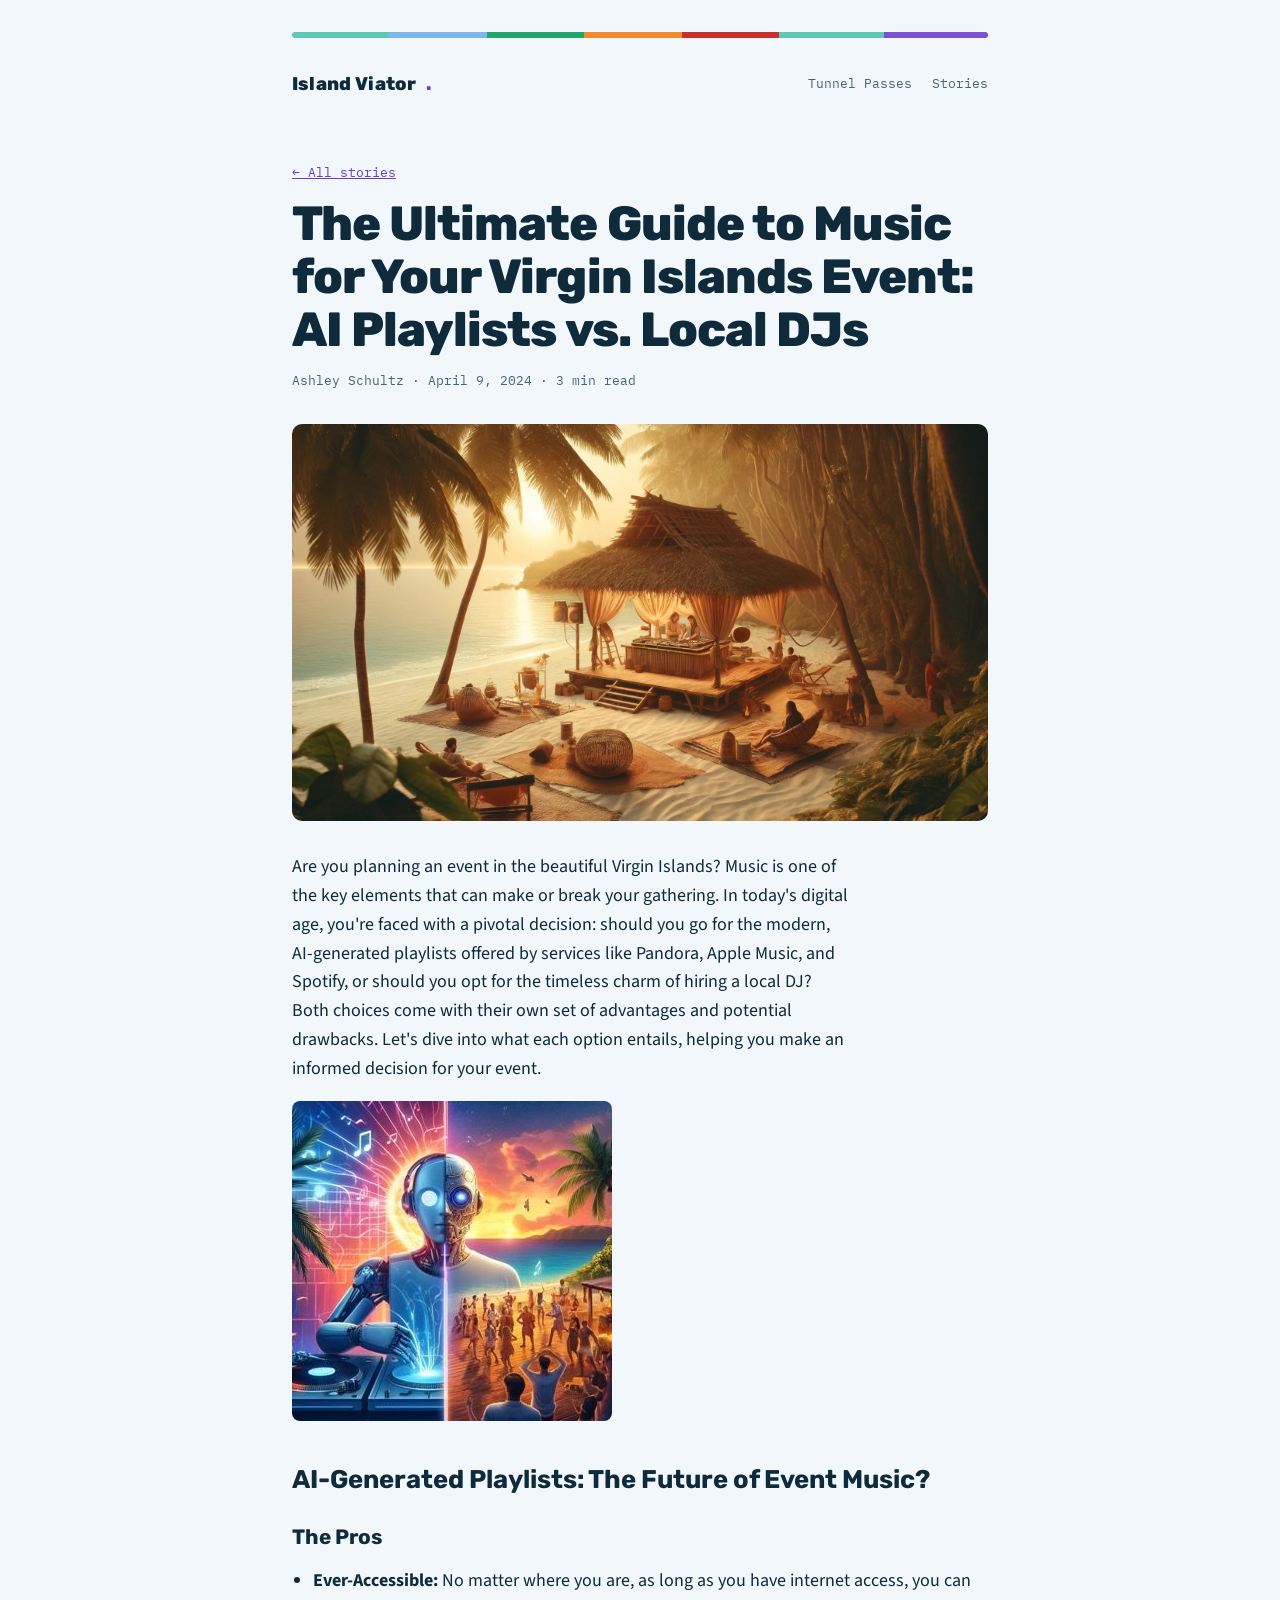
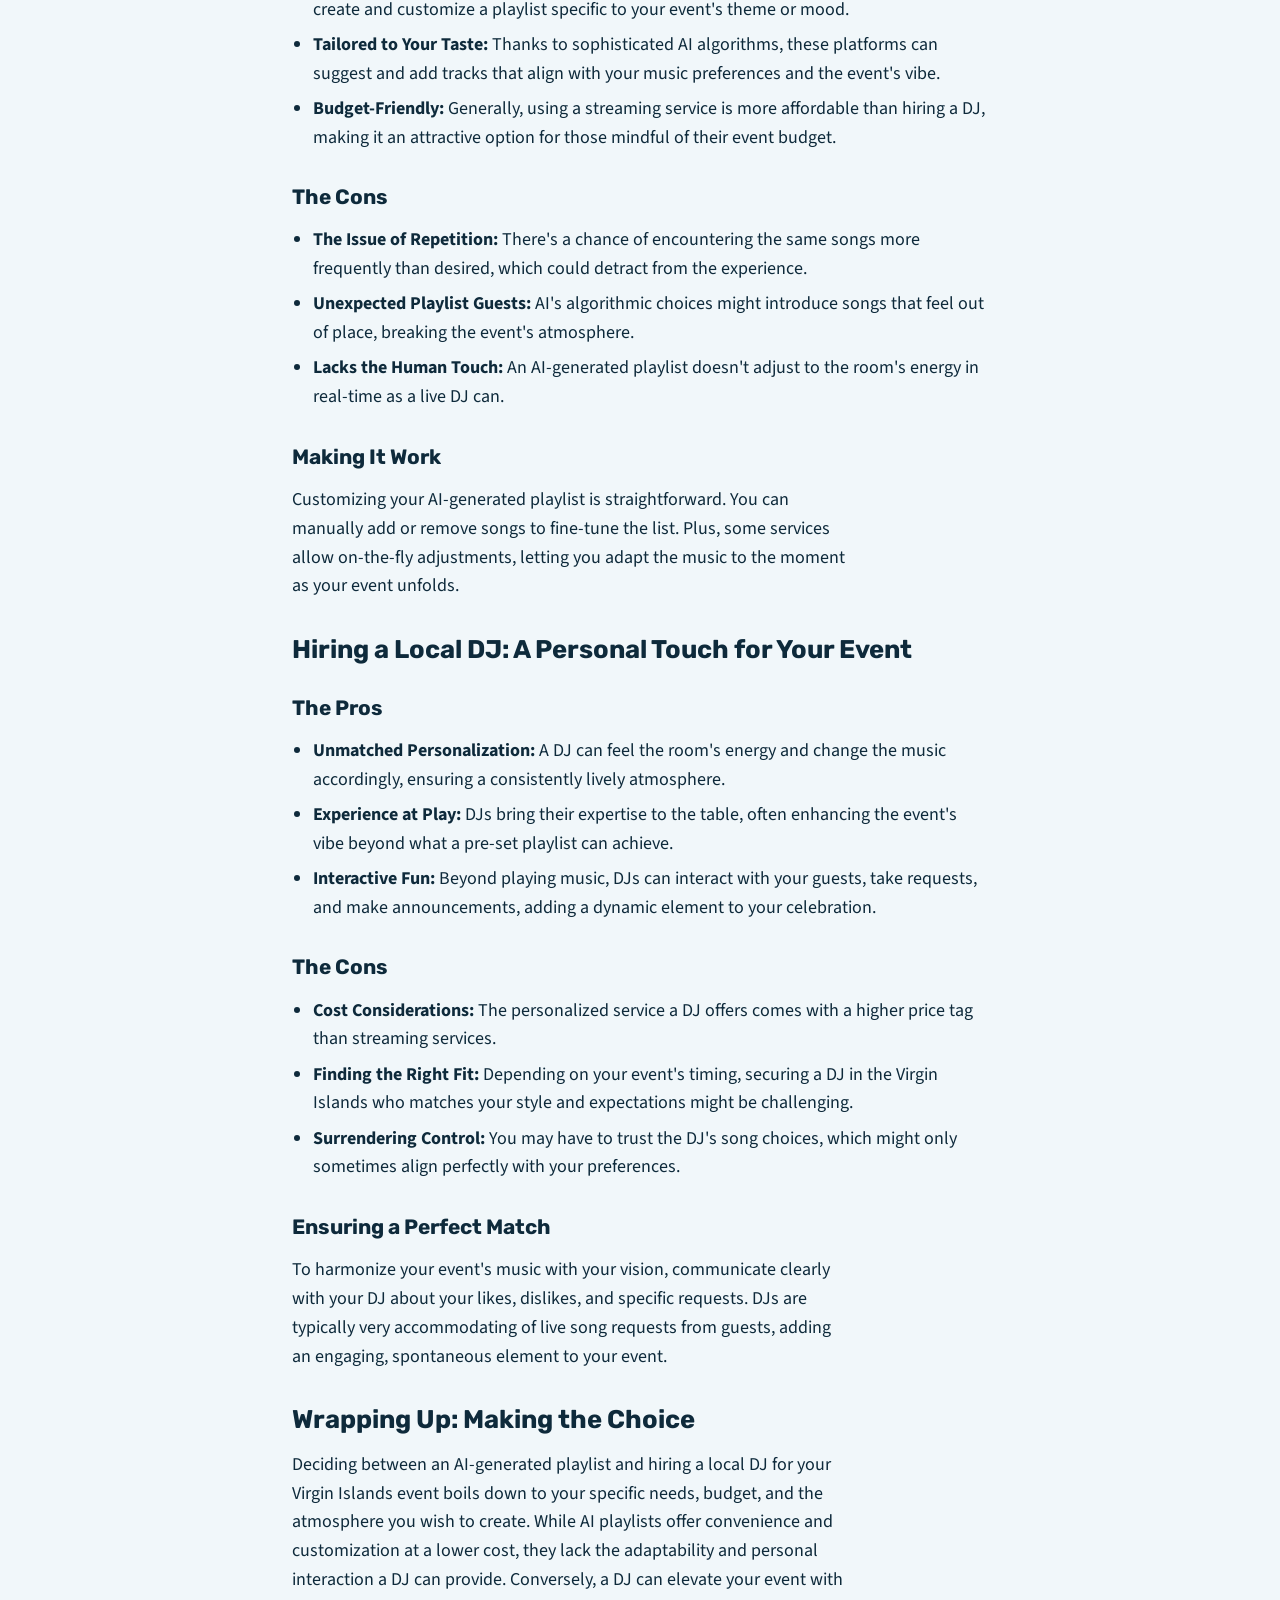
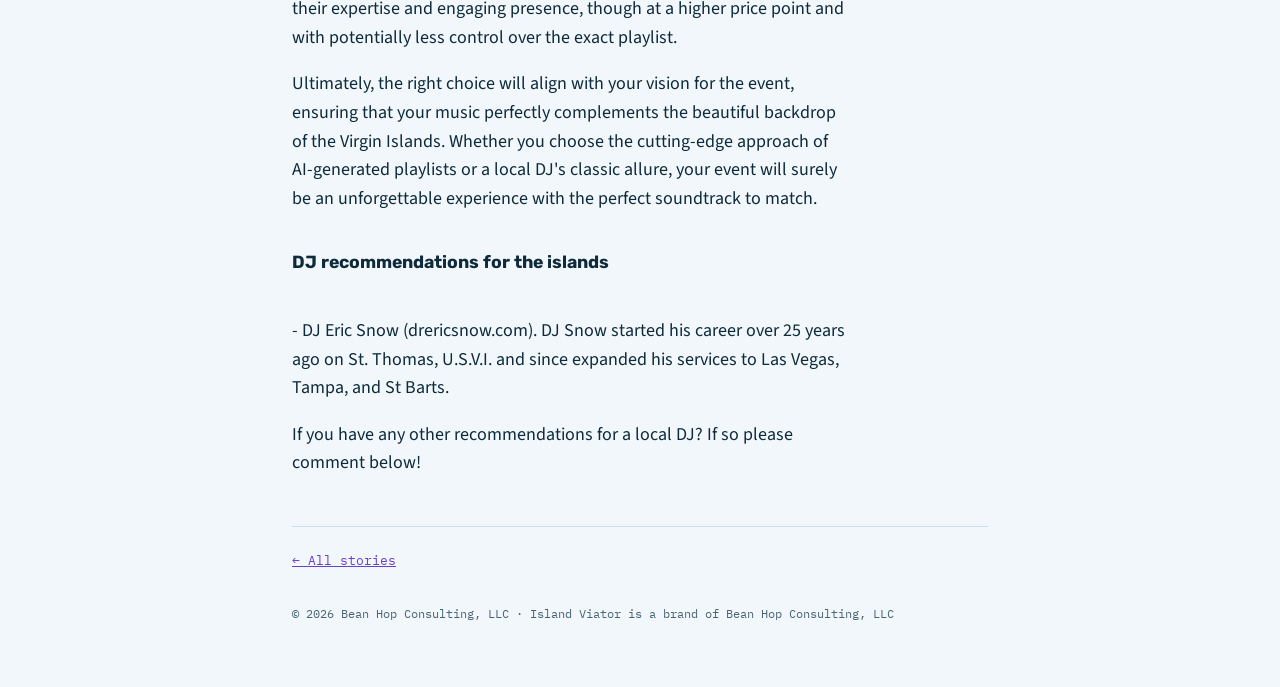
<file: stories/the-ultimate-guide-to-music-for-your-virgin-islands-event-ai-playlists-vs-local-djs/index.html>
<!doctype html>
<html lang="en">
<head>
<meta charset="utf-8">
<meta name="viewport" content="width=device-width, initial-scale=1, viewport-fit=cover">
<link rel="icon" href="/favicon.ico" sizes="any"><link rel="icon" type="image/svg+xml" href="/favicon.svg"><link rel="apple-touch-icon" href="/apple-touch-icon.png"><title>The Ultimate Guide to Music for Your Virgin Islands Event: AI Playlists vs. Local DJs | Island Viator</title><meta name="description" content="Are you planning an event in the beautiful Virgin Islands? Music is one of the key elements that can make or break your gathering. In today&#x27;s digital age…"><link rel="preconnect" href="https://fonts.googleapis.com"><link rel="preconnect" href="https://fonts.gstatic.com" crossorigin><link rel="stylesheet" href="https://fonts.googleapis.com/css2?family=Rubik:wght@500;700;800&family=Source+Sans+3:ital,wght@0,400;0,600;1,400&family=IBM+Plex+Mono:wght@400;500&display=swap"><link rel="stylesheet" href="../../style.css">
</head>
<body>
<div class="wrap"><div class="stripe" aria-hidden="true"></div><header class="top"><a class="brand" href="../../index.html" style="text-decoration:none;color:inherit">Island Viator<span>.</span></a><nav aria-label="Sections"><a href="../../index.html#passes">Tunnel Passes</a><a href="../../index.html#stories">Stories</a></nav></header><article><div class="article-head"><span class="crumb"><a href="../../index.html#stories">← All stories</a></span><h1>The Ultimate Guide to Music for Your Virgin Islands Event: AI Playlists vs. Local DJs</h1><span class="byline">Ashley Schultz · April 9, 2024 · 3 min read</span></div><img class="feature" src="/images/blog/DJs_located_in_a_Serene_less_technologically_focused_island._The_scene_is_a_cozy.jpg" alt=""><div class="prose"><p>Are you planning an event in the beautiful Virgin Islands? Music is one of the key elements that can make or break your gathering. In today's digital age, you're faced with a pivotal decision: should you go for the modern, AI-generated playlists offered by services like Pandora, Apple Music, and Spotify, or should you opt for the timeless charm of hiring a local DJ? Both choices come with their own set of advantages and potential drawbacks. Let's dive into what each option entails, helping you make an informed decision for your event.</p>
<p><img alt="" loading="lazy" src="../../images/ai-dj-vs-local-dj.jpg"/></p>
<h2>AI-Generated Playlists: The Future of Event Music?</h2>
<h3>The Pros</h3>
<ul>
<li>
<strong>Ever-Accessible:</strong> No matter where you are, as long as you have internet access, you can create and customize a playlist specific to your event's theme or mood.
</li>
<li>
<strong>Tailored to Your Taste:</strong> Thanks to sophisticated AI algorithms, these platforms can suggest and add tracks that align with your music preferences and the event's vibe.
</li>
<li>
<strong>Budget-Friendly:</strong> Generally, using a streaming service is more affordable than hiring a DJ, making it an attractive option for those mindful of their event budget.
</li>
</ul>
<h3>The Cons</h3>
<ul>
<li>
<strong>The Issue of Repetition:</strong> There's a chance of encountering the same songs more frequently than desired, which could detract from the experience.
</li>
<li>
<strong>Unexpected Playlist Guests:</strong> AI's algorithmic choices might introduce songs that feel out of place, breaking the event's atmosphere.
</li>
<li>
<strong>Lacks the Human Touch:</strong> An AI-generated playlist doesn't adjust to the room's energy in real-time as a live DJ can.
</li>
</ul>
<h3>Making It Work</h3>
<p>Customizing your AI-generated playlist is straightforward. You can manually add or remove songs to fine-tune the list. Plus, some services allow on-the-fly adjustments, letting you adapt the music to the moment as your event unfolds.</p>
<h2>Hiring a Local DJ: A Personal Touch for Your Event</h2>
<h3>The Pros</h3>
<ul>
<li>
<strong>Unmatched Personalization:</strong> A DJ can feel the room's energy and change the music accordingly, ensuring a consistently lively atmosphere.
</li>
<li>
<strong>Experience at Play:</strong> DJs bring their expertise to the table, often enhancing the event's vibe beyond what a pre-set playlist can achieve.
</li>
<li>
<strong>Interactive Fun:</strong> Beyond playing music, DJs can interact with your guests, take requests, and make announcements, adding a dynamic element to your celebration.
</li>
</ul>
<h3>The Cons</h3>
<ul>
<li>
<strong>Cost Considerations:</strong> The personalized service a DJ offers comes with a higher price tag than streaming services.
</li>
<li>
<strong>Finding the Right Fit:</strong> Depending on your event's timing, securing a DJ in the Virgin Islands who matches your style and expectations might be challenging.
</li>
<li>
<strong>Surrendering Control:</strong> You may have to trust the DJ's song choices, which might only sometimes align perfectly with your preferences.
</li>
</ul>
<h3>Ensuring a Perfect Match</h3>
<p>To harmonize your event's music with your vision, communicate clearly with your DJ about your likes, dislikes, and specific requests. DJs are typically very accommodating of live song requests from guests, adding an engaging, spontaneous element to your event.</p>
<h2>Wrapping Up: Making the Choice</h2>
<p>Deciding between an AI-generated playlist and hiring a local DJ for your Virgin Islands event boils down to your specific needs, budget, and the atmosphere you wish to create. While AI playlists offer convenience and customization at a lower cost, they lack the adaptability and personal interaction a DJ can provide. Conversely, a DJ can elevate your event with their expertise and engaging presence, though at a higher price point and with potentially less control over the exact playlist.</p>
<p>Ultimately, the right choice will align with your vision for the event, ensuring that your music perfectly complements the beautiful backdrop of the Virgin Islands. Whether you choose the cutting-edge approach of AI-generated playlists or a local DJ's classic allure, your event will surely be an unforgettable experience with the perfect soundtrack to match.</p>
<h4>DJ recommendations for the islands</h4>
<p>- DJ Eric Snow (drericsnow.com). DJ Snow started his career over 25 years ago on St. Thomas, U.S.V.I. and since expanded his services to Las Vegas, Tampa, and St Barts. </p>
<p>If you have any other recommendations for a local DJ? If so please comment below!</p></div><div class="article-foot"><span class="crumb"><a href="../../index.html#stories">← All stories</a></span></div></article><footer>© 2026 Bean Hop Consulting, LLC · Island Viator is a brand of Bean Hop Consulting, LLC</footer></div><script>document.querySelectorAll('img').forEach(function(i){var h=function(){i.remove()};if(i.complete&&i.naturalWidth===0)h();else i.addEventListener('error',h)});</script>
</body>
</html>
</file>
<file: style.css>
/* Layout: one narrow reading column; work shown as real project artifacts (phase plan, workshop agenda) rather than cards */
:root {
  --bg: #F2F4F1;
  --surface: #FFFFFF;
  --ink: #1F2A55;
  --muted: #55607A;
  --line: #D3D9D2;
  --accent: #4A7444;
  --accent-soft: #E1EADC;
  --sun: #C98A12;
  --display: "Bricolage Grotesque", "Arial Narrow", system-ui, sans-serif;
  --body: "Newsreader", Georgia, "Times New Roman", serif;
  --mono: "IBM Plex Mono", ui-monospace, Menlo, monospace;
}
@media (prefers-color-scheme: dark) { :root:not([data-theme="light"]) {
  --bg: #0F1524; --surface: #172036; --ink: #E7EAF3; --muted: #9EA8BF; --line: #2A3550;
  --accent: #94C489; --accent-soft: #1F3125; --sun: #E9B949; color-scheme: dark; } }
:root[data-theme="dark"] {
  --bg: #0F1524; --surface: #172036; --ink: #E7EAF3; --muted: #9EA8BF; --line: #2A3550;
  --accent: #94C489; --accent-soft: #1F3125; --sun: #E9B949; color-scheme: dark; }

* { box-sizing: border-box; }
body { background: var(--bg); color: var(--ink); font-family: var(--body); font-size: 1.125rem; line-height: 1.6; margin: 0; }
.wrap { max-width: 46rem; margin: 0 auto; padding-inline: 1.25rem; padding-block: 2rem 4rem; }
a { color: var(--accent); }
:focus-visible { outline: 2px solid var(--accent); outline-offset: 3px; border-radius: 4px; }

.label { font-family: var(--mono); font-size: .75rem; letter-spacing: .08em; text-transform: uppercase; color: var(--muted); }
h1, h2, h3 { font-family: var(--display); line-height: 1.1; text-wrap: balance; margin: 0; }
h2 { font-size: clamp(1.6rem, 4vw, 2.1rem); font-weight: 700; }
h3 { font-size: 1.3rem; font-weight: 700; }
p { margin: 0; max-width: 62ch; }

header.top { display: flex; justify-content: space-between; align-items: baseline; gap: 1rem; flex-wrap: wrap; padding-bottom: 3rem; }
.brand { font-family: var(--display); font-weight: 800; font-size: 1.15rem; letter-spacing: -.01em; }
.brand span { color: var(--accent); }
nav { display: flex; gap: 1.25rem; font-family: var(--mono); font-size: .8rem; }
nav a { color: var(--muted); text-decoration: none; }
nav a:hover { color: var(--accent); }

.hero { display: grid; gap: 1.25rem; padding-bottom: 3.5rem; }
.hero h1 { font-size: clamp(2.4rem, 7vw, 3.9rem); font-weight: 800; letter-spacing: -.025em; }
.hero h1 em { font-style: normal; color: var(--accent); }
.hero p { font-size: 1.25rem; color: var(--muted); }
.who { font-family: var(--mono); font-size: .85rem; color: var(--ink); }

.tracks { display: grid; grid-template-columns: repeat(auto-fit, minmax(16rem, 1fr)); gap: 1px; background: var(--line); border: 1px solid var(--line); border-radius: 10px; overflow: hidden; margin-bottom: 4rem; }
.track { background: var(--surface); padding: 1.5rem; display: grid; gap: .6rem; align-content: start; min-width: 0; }
.track ul { margin: 0; padding-left: 1.1rem; color: var(--muted); }

section { display: grid; gap: 1.25rem; margin-bottom: 4rem; }
.sec-head { display: grid; gap: .4rem; }

.project { display: grid; gap: 1rem; padding-top: 1.5rem; border-top: 1px solid var(--line); }
.project + .project { margin-top: 1.5rem; }
.meta { display: flex; flex-wrap: wrap; gap: .5rem; }
.chip { font-family: var(--mono); font-size: .72rem; padding: .2rem .55rem; border-radius: 999px; background: var(--accent-soft); color: var(--ink); }

.scroll { overflow-x: auto; padding-bottom: .25rem; }
.phases { display: grid; grid-template-columns: repeat(6, minmax(7.5rem, 1fr)); min-width: 46rem; gap: 0; counter-reset: ph; }
.phase { border-top: 3px solid var(--accent); padding: .6rem .7rem 0 0; display: grid; gap: .2rem; }
.phase:last-child { border-top-color: var(--sun); }
.phase .d { font-family: var(--mono); font-size: .7rem; color: var(--muted); font-variant-numeric: tabular-nums; }
.phase .n { font-family: var(--display); font-weight: 600; font-size: .95rem; line-height: 1.2; }

.agenda { display: grid; gap: 0; border: 1px solid var(--line); border-radius: 10px; background: var(--surface); overflow: hidden; }
.agenda div { display: grid; grid-template-columns: 4.5rem 1fr; gap: 1rem; padding: .65rem 1rem; border-top: 1px solid var(--line); }
.agenda div:first-child { border-top: 0; }
.agenda .t { font-family: var(--mono); font-size: .8rem; color: var(--accent); font-variant-numeric: tabular-nums; padding-top: .15rem; }
.agenda .m { min-width: 0; }
.agenda .m small { display: block; color: var(--muted); font-size: .9rem; }

.myth { display: grid; gap: .75rem; background: var(--accent-soft); border-radius: 10px; padding: 1.25rem; }
.myth-q { font-family: var(--display); font-weight: 600; font-size: 1.15rem; line-height: 1.3; min-height: 3em; }
.myth-row { display: flex; flex-wrap: wrap; gap: .5rem; align-items: center; }
button { font-family: var(--mono); font-size: .8rem; padding: .5rem .9rem; border-radius: 6px; border: 1px solid var(--ink); background: transparent; color: var(--ink); cursor: pointer; }
button:hover { background: var(--ink); color: var(--bg); }
.myth-a { font-size: 1rem; color: var(--ink); }
.myth-a b { color: var(--accent); font-family: var(--mono); font-size: .8rem; letter-spacing: .06em; }

.cv { display: grid; grid-template-columns: repeat(auto-fit, minmax(14rem, 1fr)); gap: 1.25rem 2rem; }
.cv div { display: grid; gap: .15rem; min-width: 0; }
.cv strong { font-family: var(--display); font-weight: 600; font-size: 1.05rem; }
.cv span { color: var(--muted); font-size: .98rem; }

.contact { background: var(--ink); color: var(--bg); border-radius: 12px; padding: 2rem 1.5rem; display: grid; gap: 1rem; }
.contact h2 { color: var(--bg); }
.contact p { color: var(--bg); opacity: .85; }
.mail { display: flex; flex-wrap: wrap; gap: .75rem; align-items: center; }
.mail code { font-family: var(--mono); font-size: 1.05rem; user-select: all; }
.contact button { border-color: var(--bg); color: var(--bg); }
.contact button:hover { background: var(--bg); color: var(--ink); }

footer { font-family: var(--mono); font-size: .75rem; color: var(--muted); padding-top: 2rem; }
@media (prefers-reduced-motion: no-preference) { button { transition: background .15s, color .15s; } }

/* Writing lists */
.posts { display: grid; gap: 0; border-top: 1px solid var(--line); }
.post-row { display: grid; grid-template-columns: 6.5rem 1fr; gap: 1rem; padding: .9rem 0; border-bottom: 1px solid var(--line); text-decoration: none; color: var(--ink); }
.post-row:hover .pt { color: var(--accent); }
.post-row .pd { font-family: var(--mono); font-size: .75rem; color: var(--muted); padding-top: .3rem; font-variant-numeric: tabular-nums; }
.post-row .pt { font-family: var(--display); font-weight: 600; font-size: 1.1rem; line-height: 1.3; display: block; }
.post-row .px { color: var(--muted); font-size: .95rem; display: block; margin-top: .2rem; }
.post-row > span { min-width: 0; }
.more { font-family: var(--mono); font-size: .8rem; }
@media (max-width: 30rem) { .post-row { grid-template-columns: 1fr; gap: .2rem; } }

/* Article */
.crumb { font-family: var(--mono); font-size: .8rem; }
.article-head { display: grid; gap: .9rem; padding-block: 1rem 2rem; }
.article-head h1 { font-size: clamp(2rem, 6vw, 3rem); font-weight: 800; letter-spacing: -.02em; }
.byline { font-family: var(--mono); font-size: .8rem; color: var(--muted); }
.feature { width: 100%; border-radius: 10px; margin-bottom: 2rem; display: block; }
.prose { display: grid; gap: 1.1rem; }
.prose h2, .prose h3, .prose h4 { margin-top: 1rem; }
.prose h2 { font-size: 1.6rem; }
.prose h3 { font-size: 1.3rem; }
.prose h4 { font-size: 1.1rem; font-family: var(--display); }
.prose ul, .prose ol { margin: 0; padding-left: 1.3rem; display: grid; gap: .4rem; }
.prose img { border-radius: 8px; height: auto; }
.prose blockquote { margin: 0; padding-left: 1rem; border-left: 3px solid var(--accent); color: var(--muted); }
.prose table { border-collapse: collapse; }
.prose td, .prose th { border: 1px solid var(--line); padding: .4rem .6rem; }
.article-foot { margin-top: 3rem; padding-top: 1.5rem; border-top: 1px solid var(--line); display: grid; gap: .5rem; }

/* Island Viator */
.iv-hero { display: grid; gap: 1rem; padding-bottom: 3rem; }
.iv-hero h1 { font-size: clamp(2.4rem, 7vw, 3.6rem); font-weight: 800; letter-spacing: -.02em; }
.iv-hero p { font-size: 1.2rem; color: var(--muted); }
.passes { display: grid; grid-template-columns: repeat(auto-fill, minmax(9.5rem, 1fr)); gap: .75rem; }
.pass { border: 1px solid var(--line); border-radius: 10px; background: var(--surface); overflow: hidden; display: grid; }
.pass .sw { height: 3.2rem; background: var(--c); }
.pass .pi { padding: .6rem .75rem .8rem; display: grid; gap: .1rem; }
.pass .py { font-family: var(--mono); font-size: .8rem; font-variant-numeric: tabular-nums; }
.pass .pc { font-family: var(--display); font-weight: 600; font-size: .98rem; }
.pass.closed .sw { background: repeating-linear-gradient(45deg, var(--line) 0 8px, transparent 8px 16px); }
.note { background: var(--accent-soft); border-radius: 10px; padding: 1rem 1.25rem; }

/* Hero portrait */
.hero { grid-template-columns: 1fr; align-items: center; }
.hero-text { display: grid; gap: 1.25rem; min-width: 0; }
.portrait { width: 9rem; height: 9rem; border-radius: 50%; object-fit: cover; object-position: 50% 25%; border: 3px solid var(--surface); box-shadow: 0 0 0 1px var(--line); }
@media (min-width: 44rem) { .hero { grid-template-columns: 1fr 13rem; } .portrait { order: 2; width: 13rem; height: 13rem; } }

/* Logo lockup */
.brand { display: inline-flex; align-items: center; gap: .6rem; text-decoration: none; color: var(--ink); }
.mark { width: 1.9rem; height: auto; }
.bh-word { font-family: "Graduate", "Rockwell", serif; font-weight: 400; font-size: 1.45rem; line-height: 1; letter-spacing: .01em; display: grid; gap: .2rem; }
.bh-word small { font-family: var(--mono); font-size: .62rem; letter-spacing: .12em; color: var(--muted); }
header.top { align-items: center; }
@media (prefers-color-scheme: dark) { :root:not([data-theme="light"]) .mark { filter: brightness(1.7) saturate(.9); } }
:root[data-theme="dark"] .mark { filter: brightness(1.7) saturate(.9); }
.brand .bh-word { color: var(--ink); }

/* Island Viator: sea-spray ground, deep-water ink, accent taken from the newest pass (Bright Violet) */
:root {
  --bg: #F1F7FA; --surface: #FFFFFF; --ink: #0E2A3B; --muted: #4A6475; --line: #CFE0E8;
  --accent: #6A3FCC; --accent-soft: #E6DEFA; --sun: #F28A2E;
  --display: "Rubik", "Arial Black", system-ui, sans-serif;
  --body: "Source Sans 3", "Segoe UI", system-ui, sans-serif;
  --mono: "IBM Plex Mono", ui-monospace, Menlo, monospace;
}
@media (prefers-color-scheme: dark) { :root:not([data-theme="light"]) {
  --bg: #0A1C27; --surface: #112836; --ink: #E4EFF4; --muted: #94AEBC; --line: #21404F;
  --accent: #A98BF2; --accent-soft: #2A2450; --sun: #F5A55C; color-scheme: dark; } }
:root[data-theme="dark"] {
  --bg: #0A1C27; --surface: #112836; --ink: #E4EFF4; --muted: #94AEBC; --line: #21404F;
  --accent: #A98BF2; --accent-soft: #2A2450; --sun: #F5A55C; color-scheme: dark; }
.stripe { height: 6px; border-radius: 3px; background: linear-gradient(90deg, #5FC9B5 0 14%, #7DB8E8 14% 28%, #1FA66B 28% 42%, #F28A2E 42% 56%, #C9302C 56% 70%, #5FC9B5 70% 85%, #7B4FD6 85% 100%); margin-bottom: 2rem; }
.brand { font-weight: 800; letter-spacing: .01em; }

/* Tunnel Pass photos */
.pass-img { display: block; width: 100%; height: auto; aspect-ratio: 5 / 3; object-fit: cover; background: var(--line); }
.passes { grid-template-columns: repeat(auto-fill, minmax(12rem, 1fr)); }
.pass.closed .sw { height: auto; aspect-ratio: 5 / 3; }

/* Tunnel windows: photos shown as backgrounds through a narrow window that pans with scroll,
   so the page never shows the whole picture at once. Files are web-sized and watermarked. */
.view { --pan: 50%; position: relative; margin: 0; border-radius: 18px; overflow: hidden; background-color: var(--line); background-size: cover; background-position: var(--pan) var(--pan); background-repeat: no-repeat; box-shadow: inset 0 0 0 6px var(--surface), 0 0 0 1px var(--line), 0 10px 30px -18px rgba(14,42,59,.55); -webkit-user-select: none; user-select: none; -webkit-touch-callout: none; }
.view-wide { aspect-ratio: 16 / 7; margin-top: 1rem; }
.view-strip { aspect-ratio: 21 / 9; }
.view-glass { position: absolute; inset: 0; background: linear-gradient(115deg, rgba(255,255,255,.22) 0 18%, transparent 18% 26%, rgba(255,255,255,.10) 26% 30%, transparent 30%), linear-gradient(to bottom, transparent 60%, rgba(10,28,39,.55)); pointer-events: auto; }
.view figcaption { position: absolute; left: 1rem; right: 1rem; bottom: .85rem; display: flex; justify-content: space-between; gap: 1rem; font-family: var(--mono); font-size: .72rem; letter-spacing: .08em; text-transform: uppercase; color: #fff; text-shadow: 0 1px 2px rgba(0,0,0,.5); }
.views { display: grid; gap: 1rem; }
@media (max-width: 30rem) { .view-wide { aspect-ratio: 4 / 3; } .view-strip { aspect-ratio: 16 / 9; } }
@media print { .view { display: none; } }

/* Underwater tunnel window (drawn, not a photo) */
.sea { background: #11648C; }
.sea svg { position: absolute; inset: 0; width: 100%; height: 100%; display: block; }
.sea .hull { transform: translateX(calc(45px + (50% - var(--pan)) * 1.2)); }
.sea .view-glass { box-shadow: inset 0 0 0 6px var(--surface); }
.sea .school path { fill: #082C44; }
@media (prefers-reduced-motion: no-preference) {
  .sea .rays path { animation: ray 6s ease-in-out infinite alternate; animation-delay: var(--d, 0s); }
  .sea .surface { animation: swell 5s linear infinite; }
  .sea .speed { animation: cross 14s linear -5s infinite; }
  .sea .school { animation: swim 22s linear -9s infinite; }
  .sea .bub { animation: rise var(--t) linear infinite; animation-delay: var(--d); }
  .sea .blade { transform-box: fill-box; transform-origin: bottom; animation: sway 4s ease-in-out infinite alternate; animation-delay: var(--d); }
}
@keyframes ray { from { opacity: .35; } to { opacity: 1; } }
@keyframes swell { to { transform: translateX(-100px); } }
@keyframes cross { from { transform: translateX(900px); } to { transform: translateX(-200px); } }
@keyframes swim { from { transform: translate(-160px, 210px) scale(1.4); } to { transform: translate(900px, 180px) scale(1.4); } }
@keyframes rise { from { transform: translateY(0); opacity: 0; } 10% { opacity: 1; } to { transform: translateY(-320px); opacity: 0; } }
@keyframes sway { from { transform: rotate(-6deg); } to { transform: rotate(6deg); } }
.sea .school { transform: translate(380px, 200px) scale(1.4); }

/* 2025–26 maintenance gap and the 2027–28 vote card */
.pass.maint .sw { display: grid; place-items: center; align-content: center; gap: .5rem; background: var(--accent-soft); }
.pass.maint .cone { width: 2.6rem; height: auto; }
.pass.closed:not(.maint) .sw { background: var(--line); display: grid; place-items: center; }
.pass.closed .sign { font-family: var(--mono); font-size: .7rem; letter-spacing: .1em; text-transform: uppercase; color: var(--muted); }
.pass.maint .sign { font-family: var(--mono); font-size: .7rem; letter-spacing: .1em; text-transform: uppercase; color: var(--ink); }
.pass.next { grid-column: 1 / -1; grid-template-columns: minmax(9rem, 14rem) 1fr; border: 2px dashed var(--accent); }
.pass.next .sw { height: auto; min-height: 100%; aspect-ratio: auto; display: grid; place-items: center; background: var(--accent-soft); transition: background .3s; }
.pass.next .sw > * { grid-area: 1 / 1; }
.blobs { display: grid; grid-template-columns: repeat(2, 2.6rem); gap: .35rem; transition: opacity .3s; }
.blobs i { width: 2.6rem; height: 2.6rem; border-radius: 50%; background: var(--c); }
.pass.next .sw.chosen .blobs { opacity: 0; }
.pass.next .q { font-family: var(--display); font-weight: 800; font-size: 2.6rem; color: #fff; text-shadow: 0 1px 4px rgba(0,0,0,.3); }
.pass.next .sw.chosen .q { opacity: 0; }
.pass.next .pi { gap: .5rem; padding: 1rem 1.1rem 1.1rem; }
.picks { border: 0; margin: .25rem 0 0; padding: 0; display: flex; flex-wrap: wrap; gap: .4rem; }
.sr { position: absolute; width: 1px; height: 1px; overflow: hidden; clip: rect(0 0 0 0); }
.pick { display: inline-flex; align-items: center; gap: .4rem; font-family: var(--mono); font-size: .78rem; padding: .35rem .7rem .35rem .45rem; border: 1px solid var(--line); border-radius: 999px; cursor: pointer; background: var(--bg); }
.pick input { position: absolute; opacity: 0; }
.pick .dot { width: 1rem; height: 1rem; border-radius: 50%; background: var(--c); box-shadow: inset 0 0 0 2px rgba(255,255,255,.5); }
.pick:has(input:checked) { border-color: var(--ink); box-shadow: 0 0 0 1px var(--ink); }
.pick:has(input:focus-visible) { outline: 2px solid var(--accent); outline-offset: 2px; }
.vote { justify-self: start; margin-top: .3rem; font-family: var(--mono); font-size: .82rem; font-weight: 500; padding: .6rem 1rem; border-radius: 8px; background: var(--ink); color: var(--bg); text-decoration: none; }
.vote:hover { background: var(--accent); color: #fff; }
@media (max-width: 30rem) { .pass.next { grid-template-columns: 1fr; } .pass.next .sw { min-height: 6rem; } }
</file>
